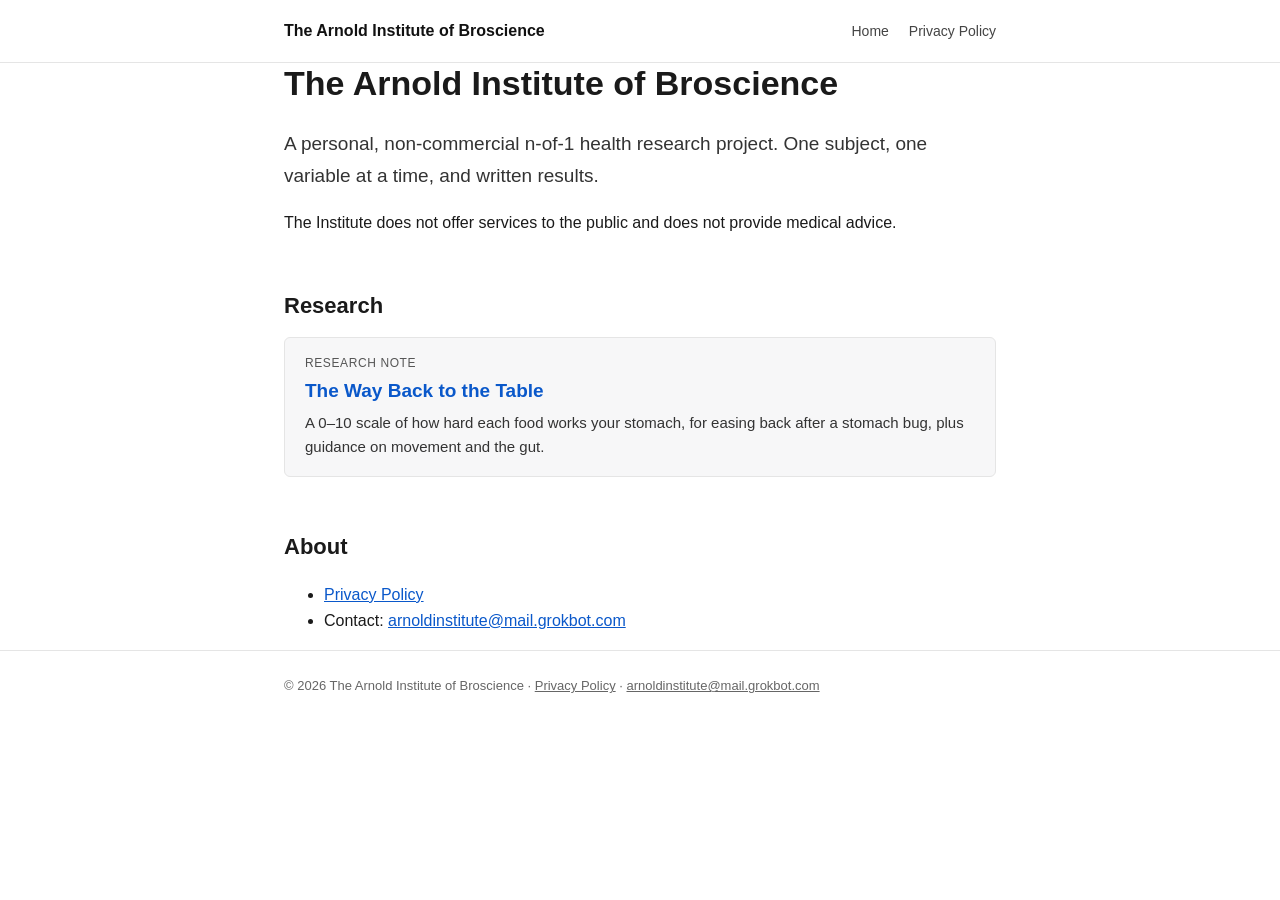
<file: index.html>
<!DOCTYPE html>
<html lang="en"><head><meta charset="utf-8"><meta name="viewport" content="width=device-width, initial-scale=1">
<meta name="referrer" content="no-referrer"><title>The Arnold Institute of Broscience</title><link rel="stylesheet" href="style.css"></head>
<body><header><div class="wrap"><a class="brand" href="index.html">The Arnold Institute of Broscience</a>
<nav><a href="index.html">Home</a><a href="privacy.html">Privacy Policy</a></nav></div></header>
<main class="wrap"><h1>The Arnold Institute of Broscience</h1>
<p class="lead">A personal, non-commercial n-of-1 health research project. One subject, one variable at a time, and written results.</p>
<p>The Institute does not offer services to the public and does not provide medical advice.</p>
<h2 id="research">Research</h2>
<a class="card" href="research/the-way-back-to-the-table.html"><span class="card-kicker">Research Note</span>
<span class="card-title">The Way Back to the Table</span>
<span class="card-text">A 0–10 scale of how hard each food works your stomach, for easing back after a stomach bug, plus guidance on movement and the gut.</span></a>
<h2>About</h2>
<ul><li><a href="privacy.html">Privacy Policy</a></li>
<li>Contact: <a href="mailto:arnoldinstitute@mail.grokbot.com">arnoldinstitute@mail.grokbot.com</a></li></ul></main>
<footer><div class="wrap">&copy; 2026 The Arnold Institute of Broscience &middot; <a href="privacy.html">Privacy Policy</a> &middot; <a href="mailto:arnoldinstitute@mail.grokbot.com">arnoldinstitute@mail.grokbot.com</a></div></footer>
</body></html>
</file>
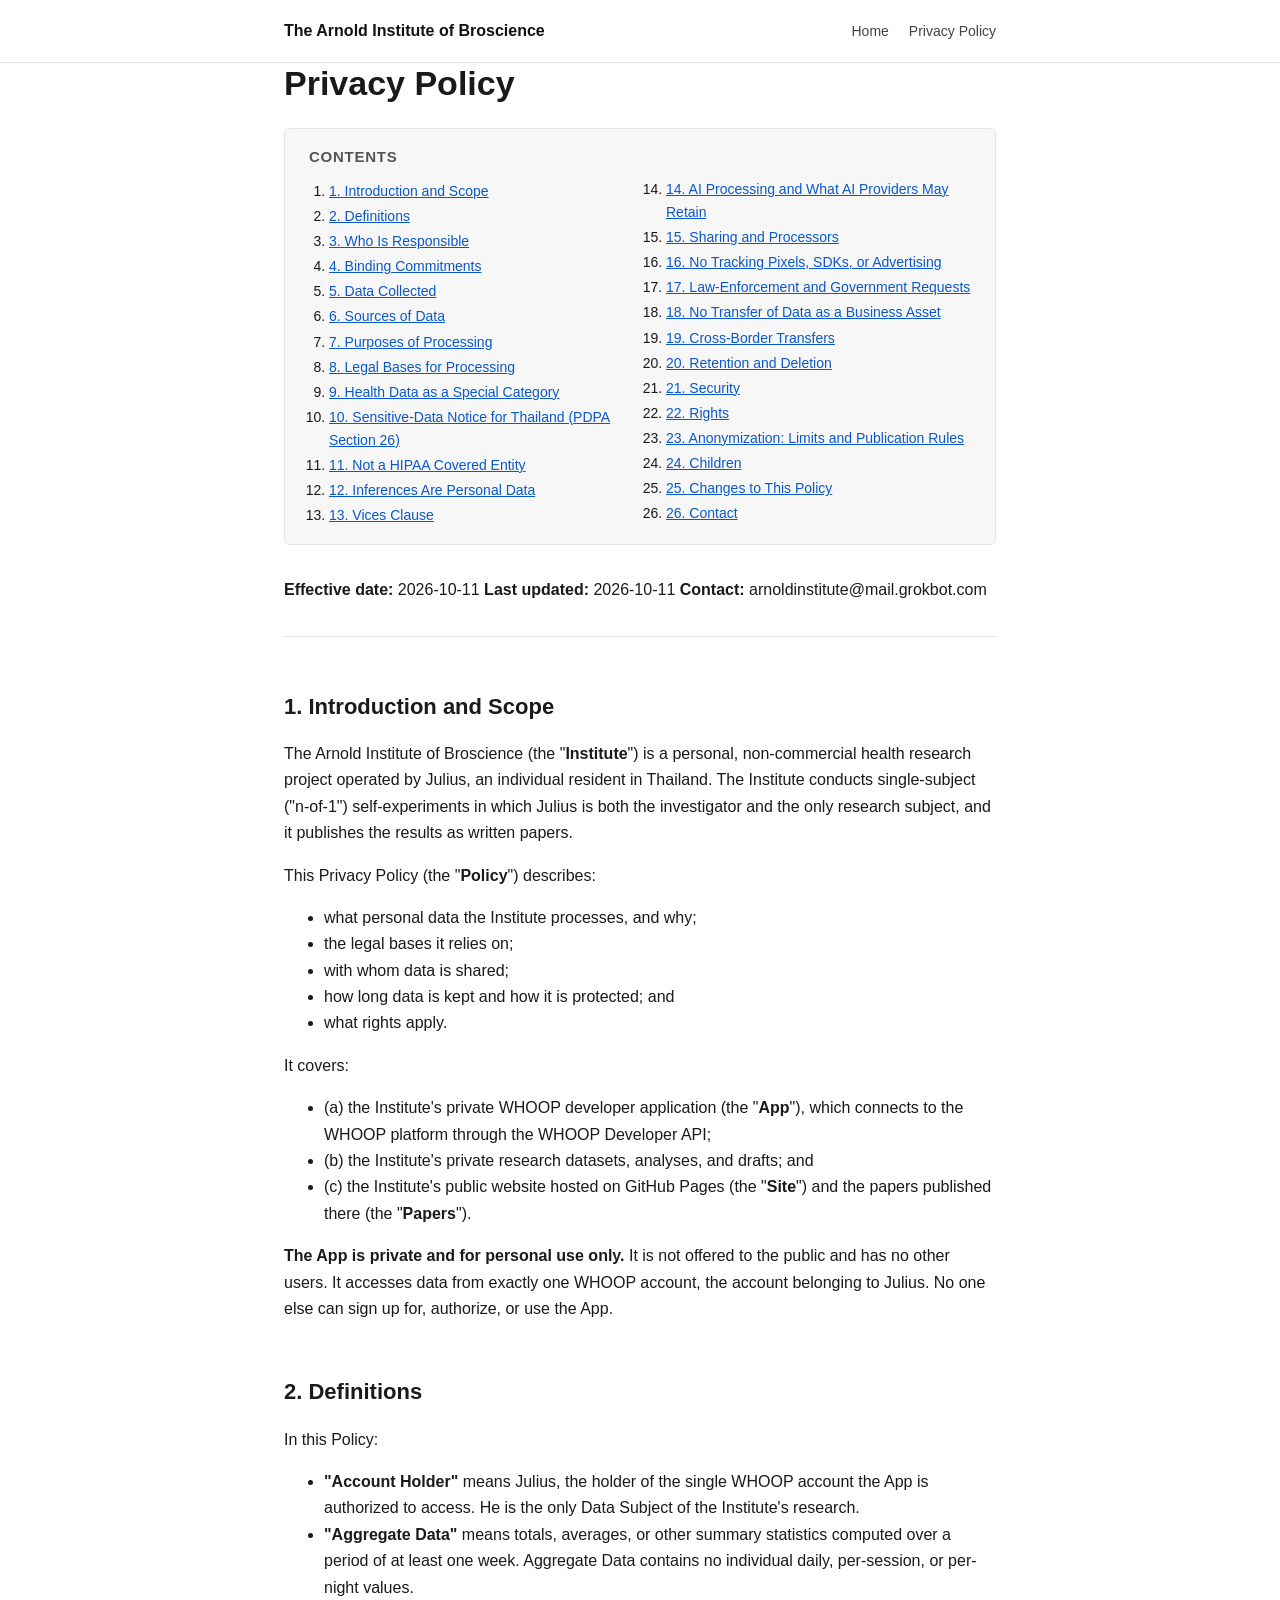
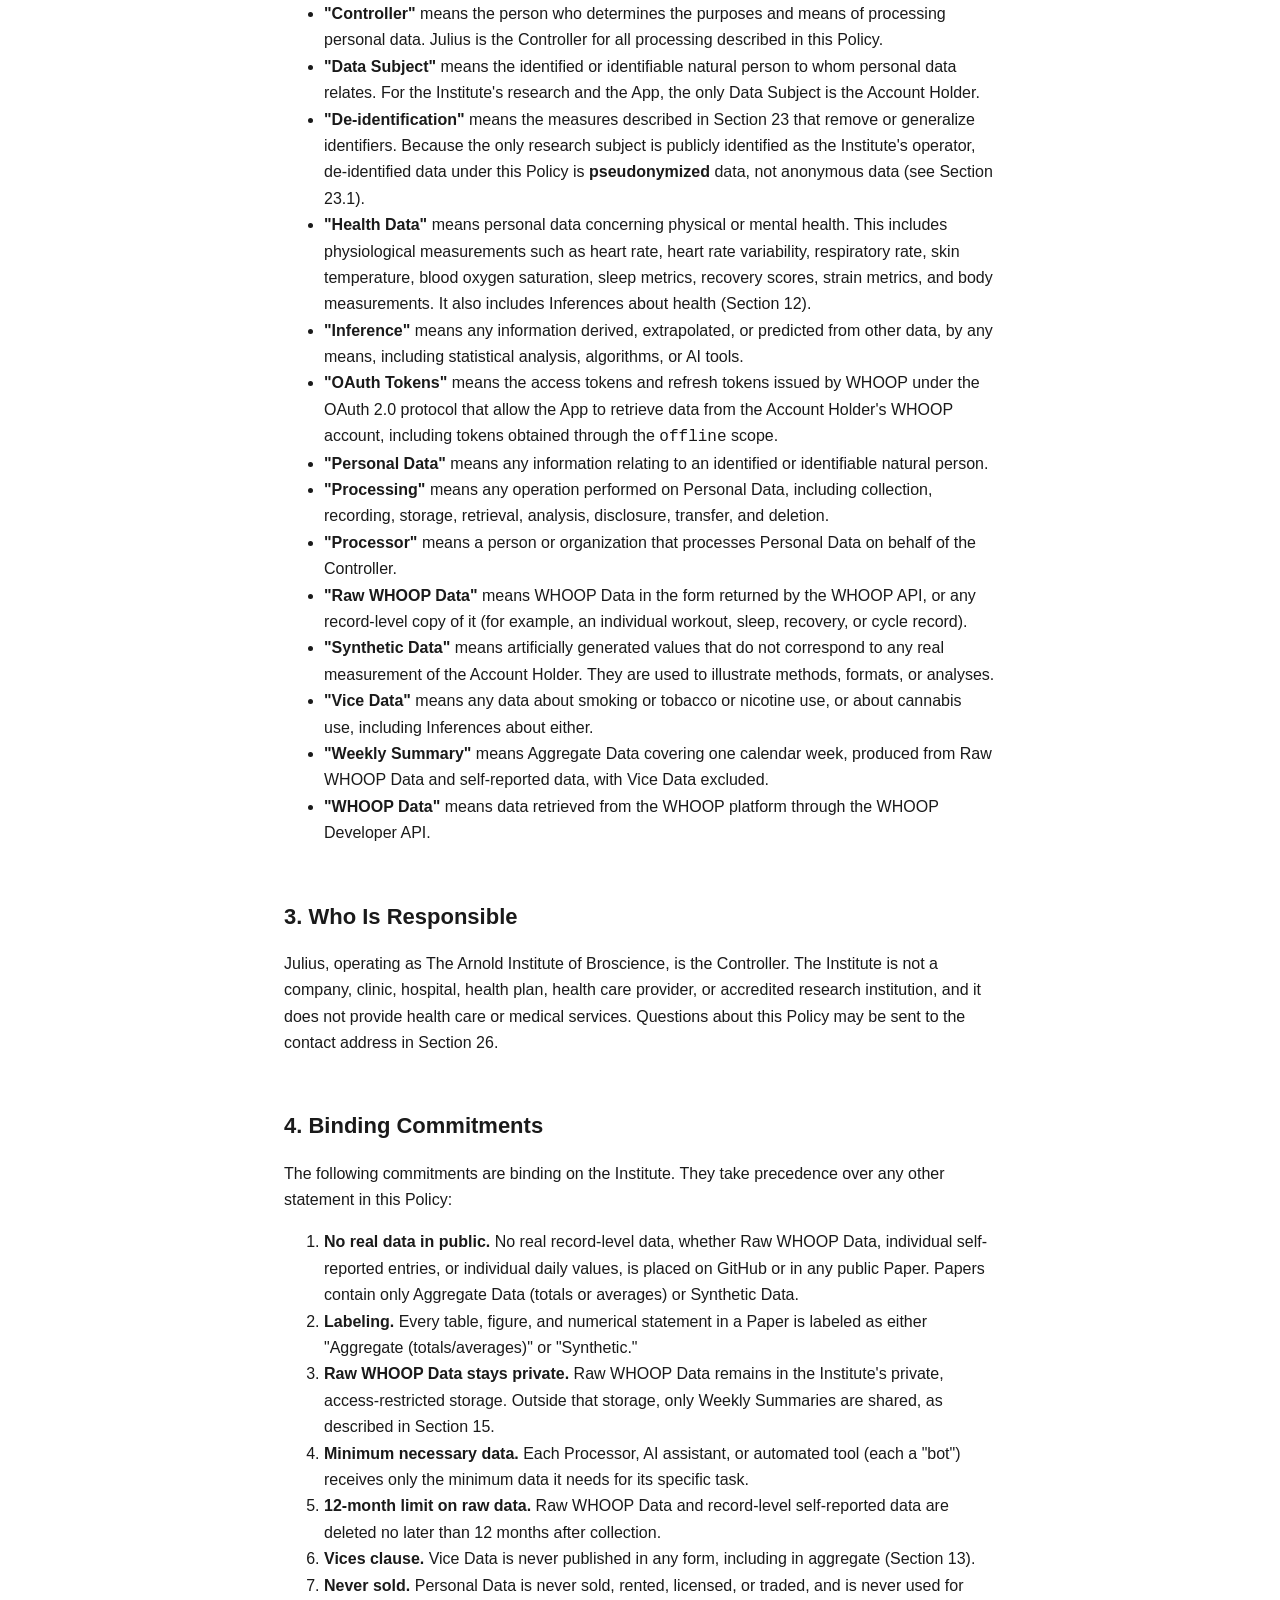
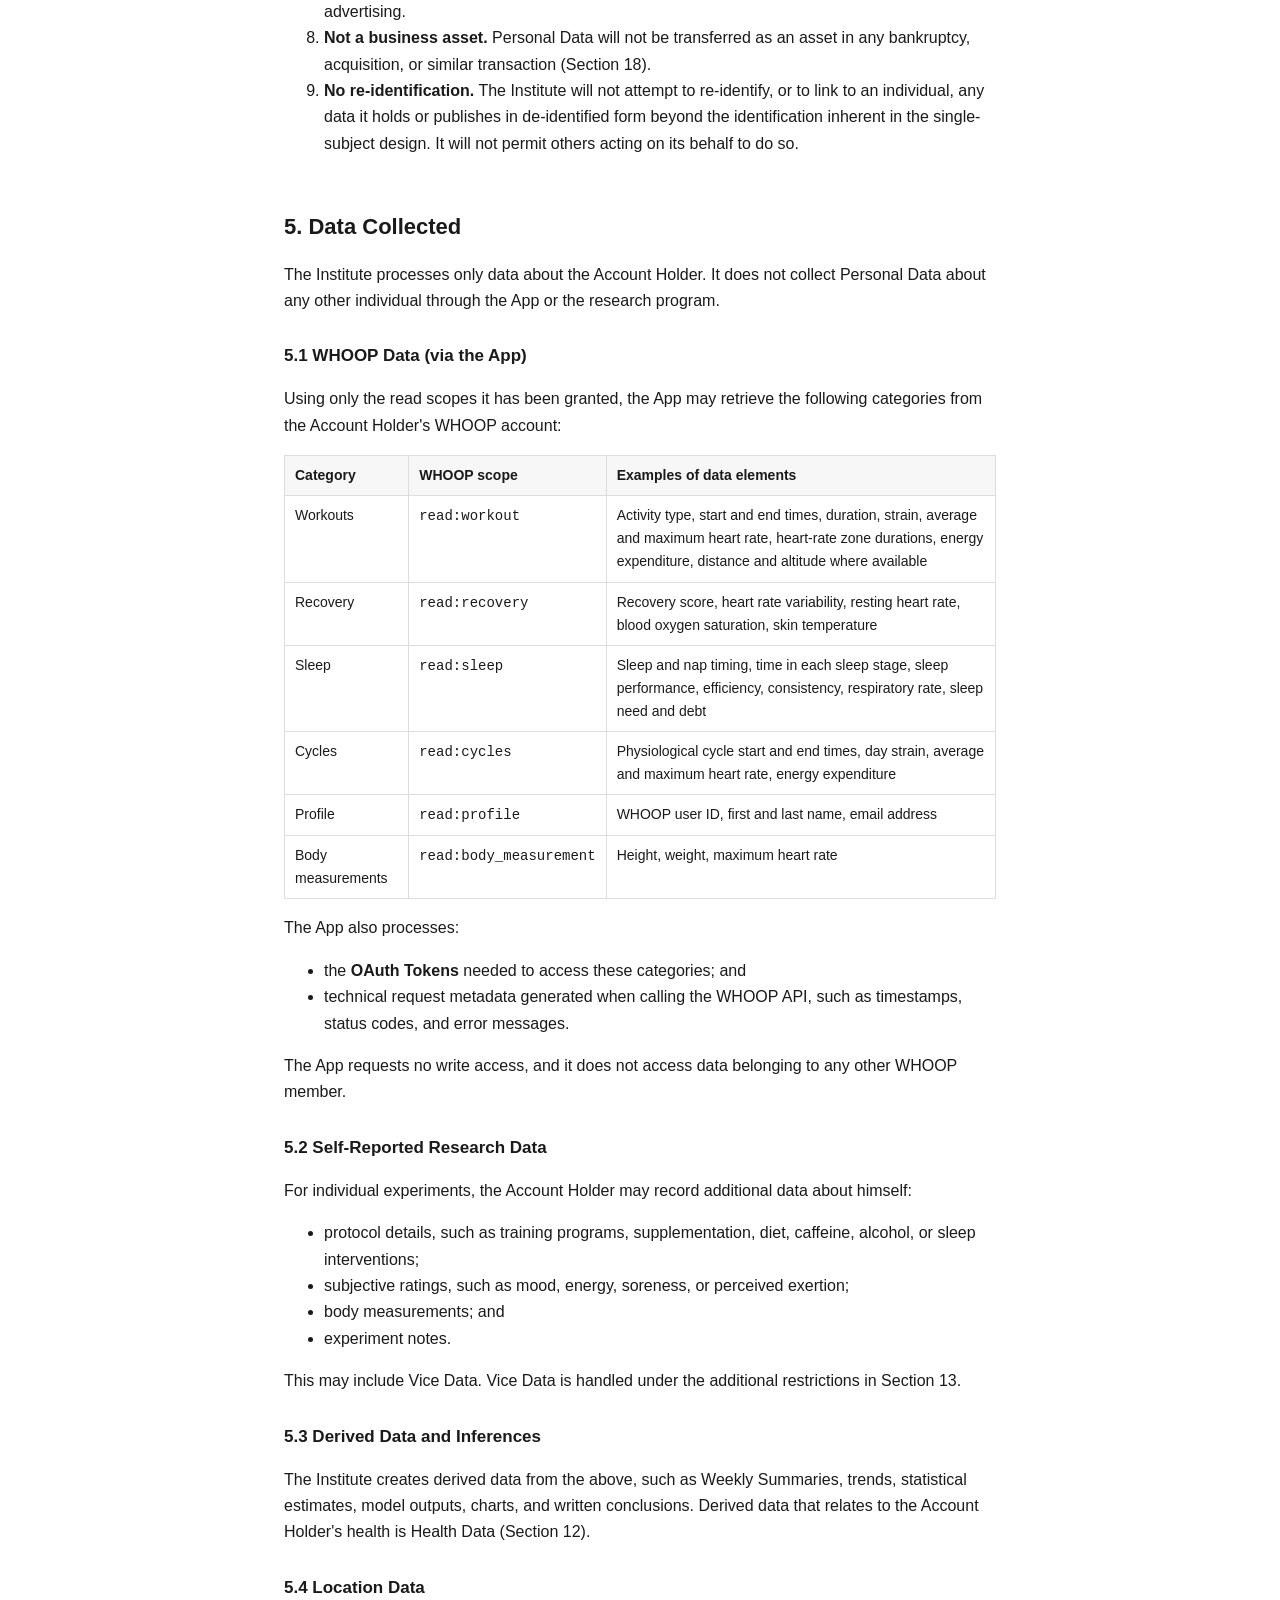
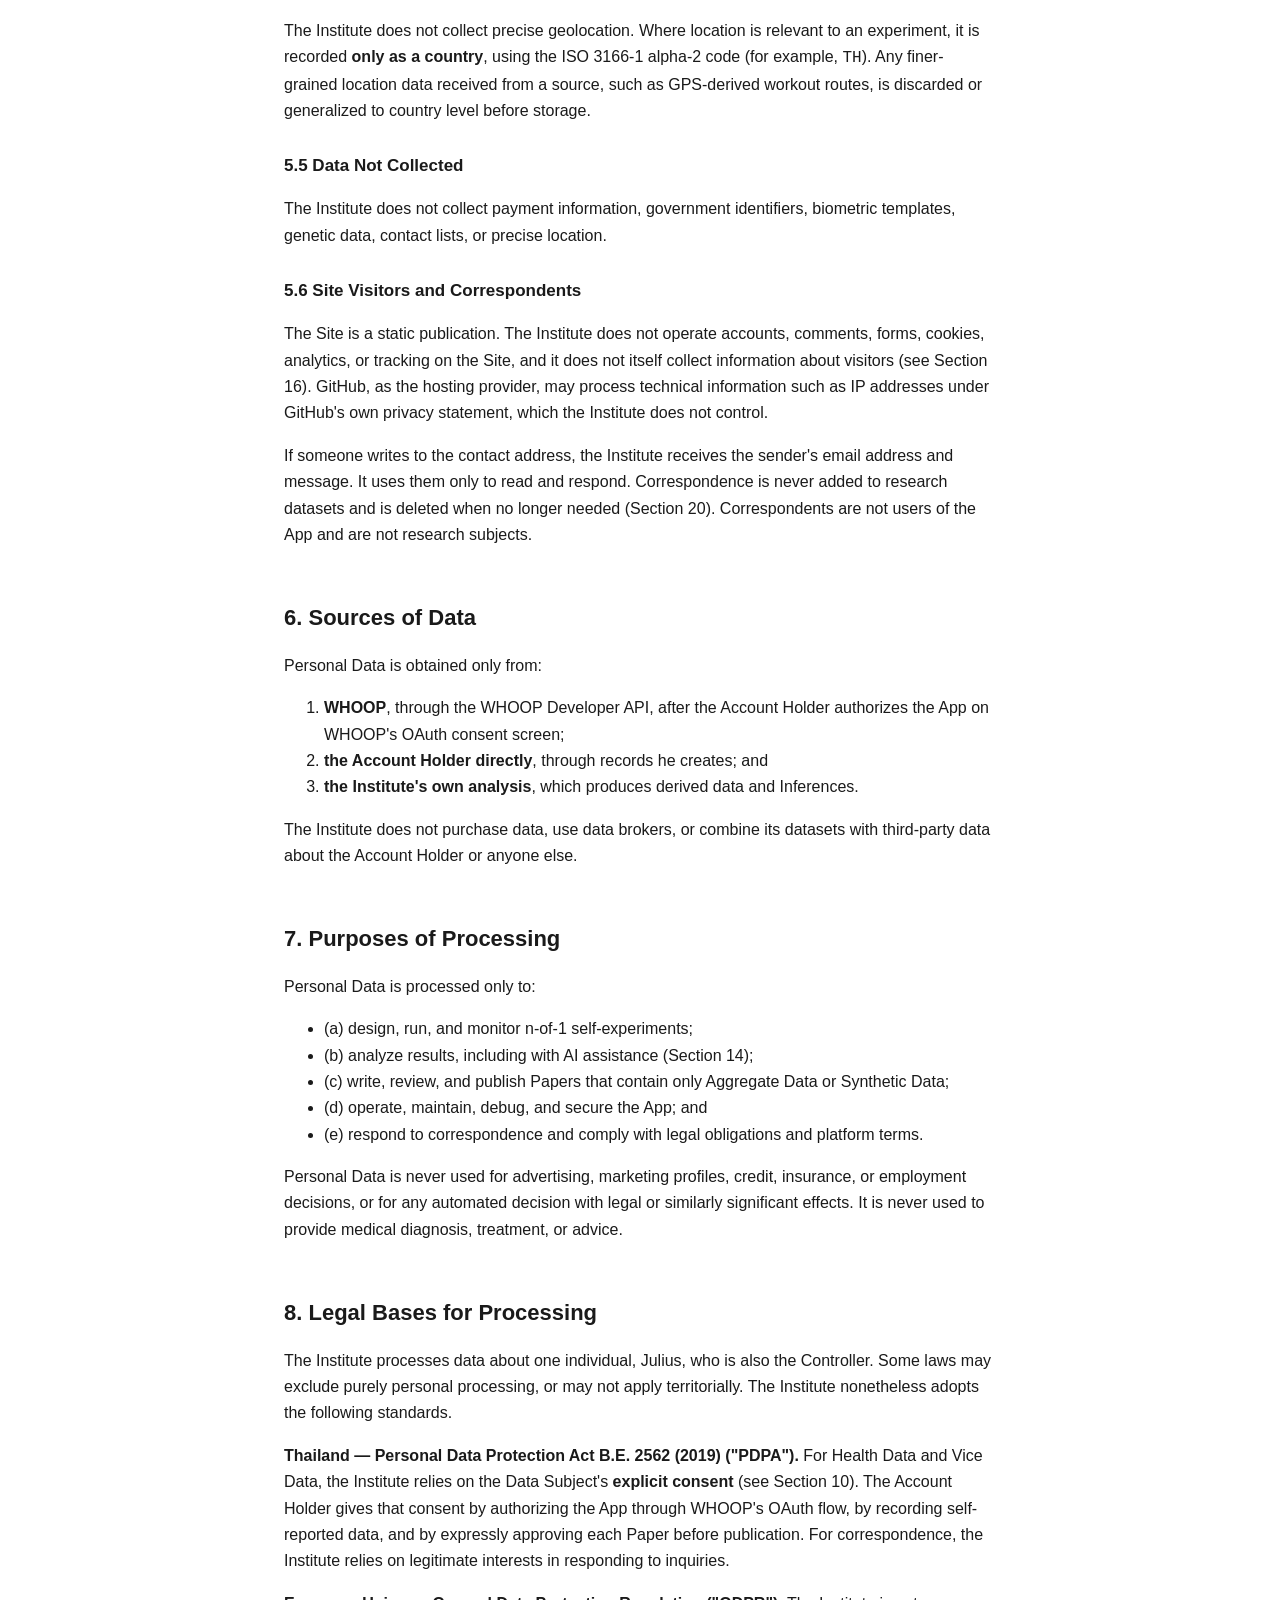
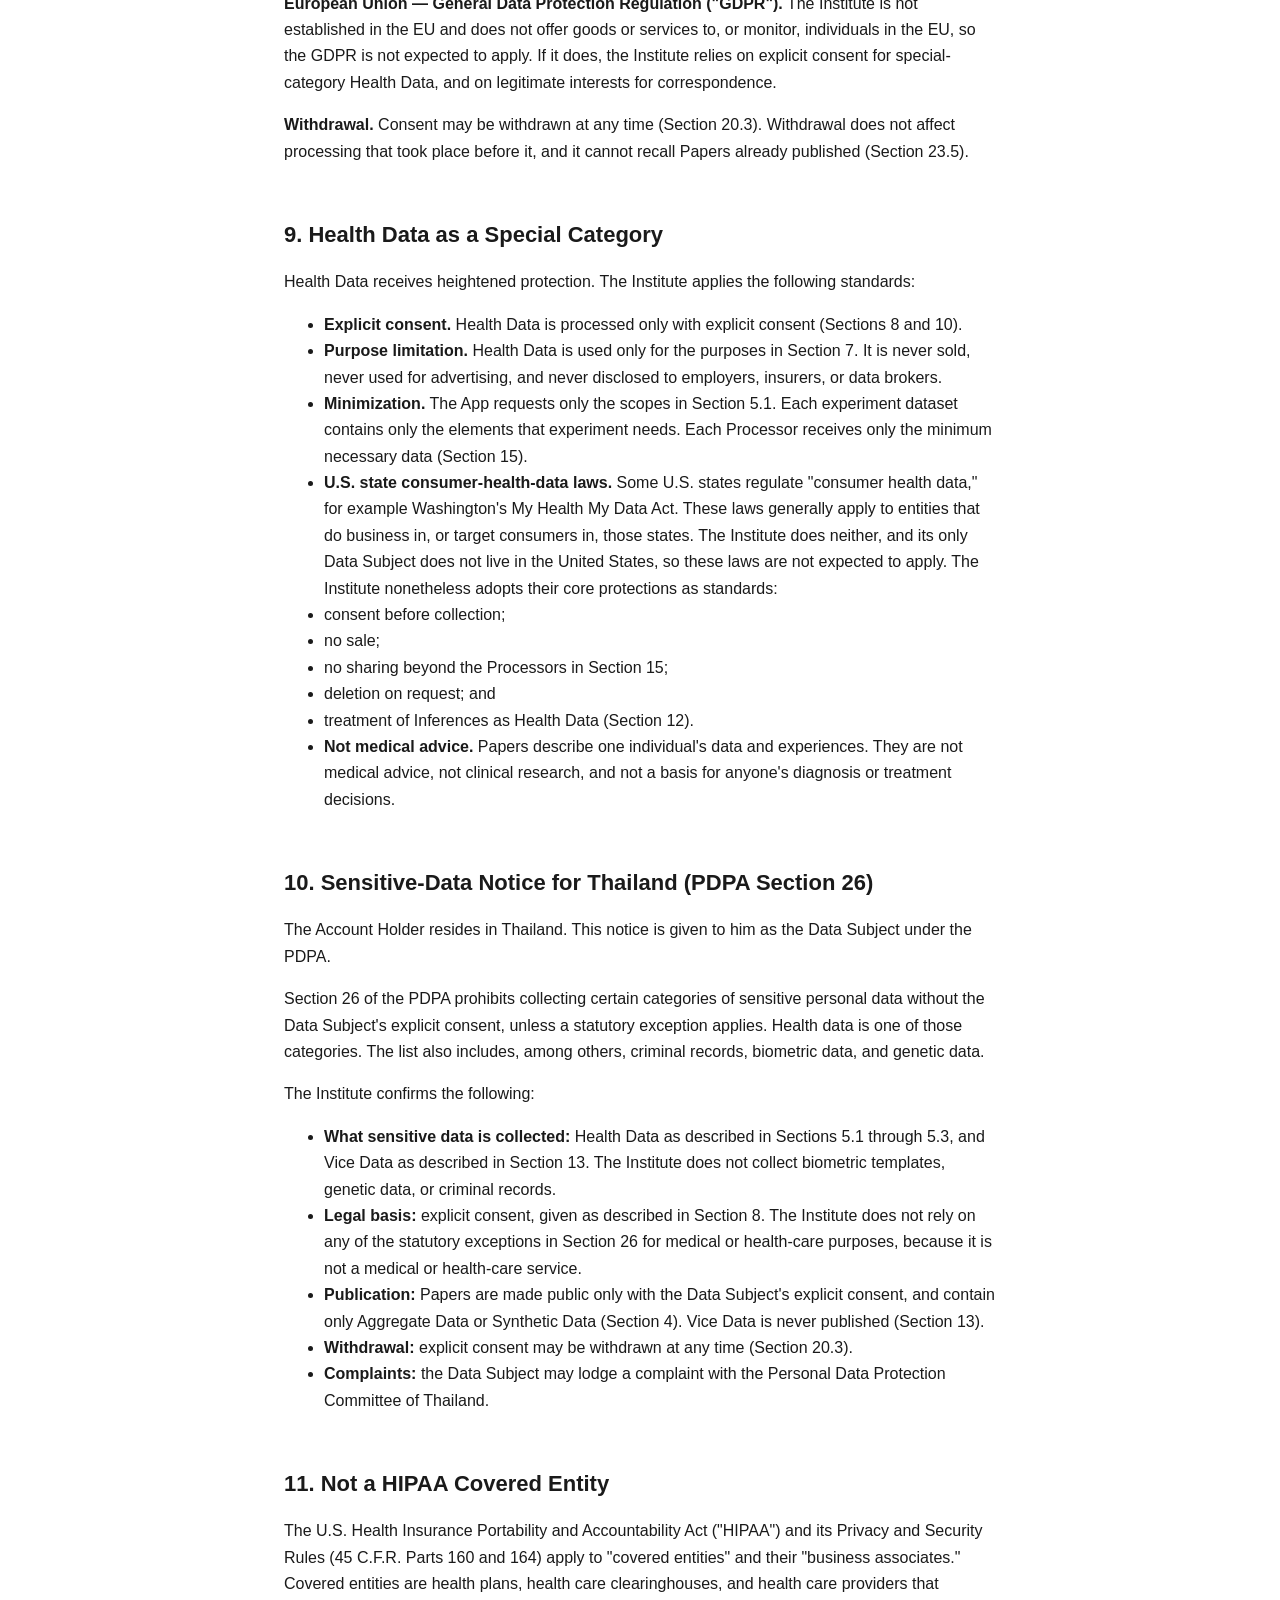
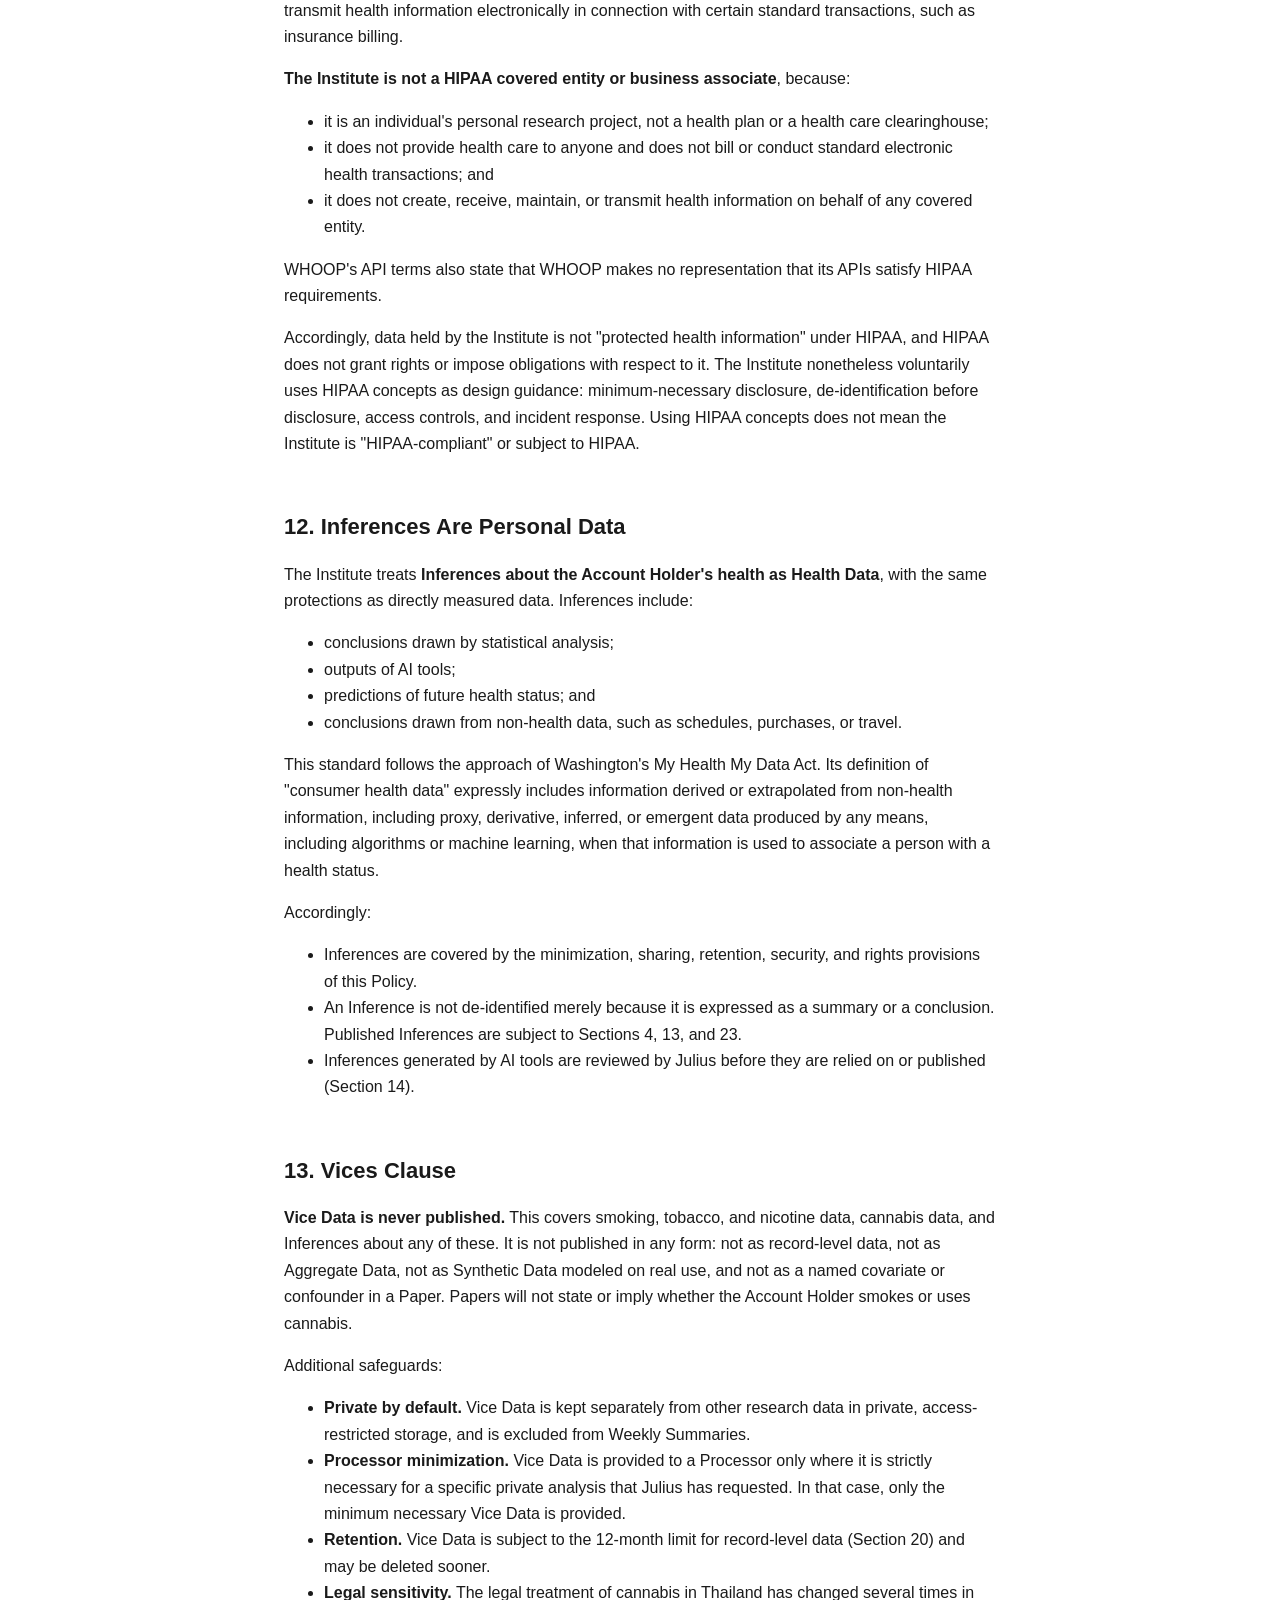
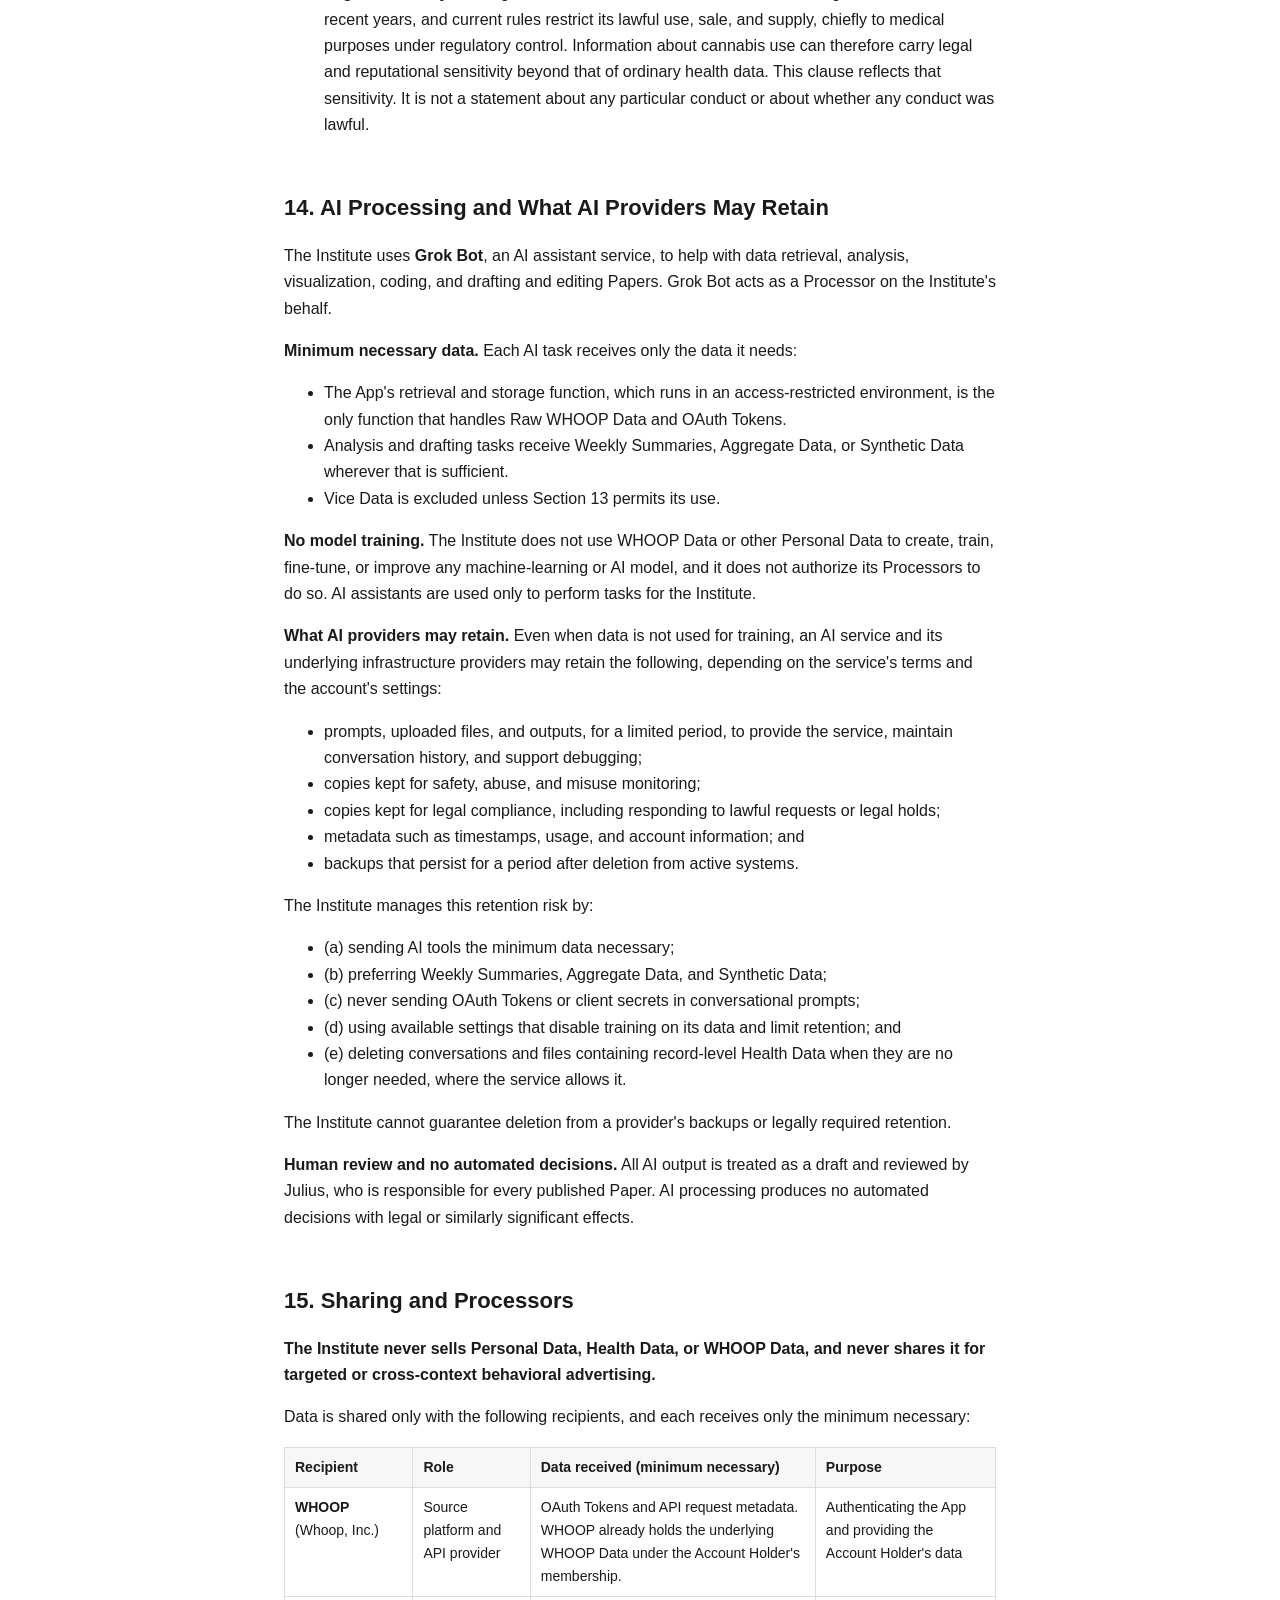
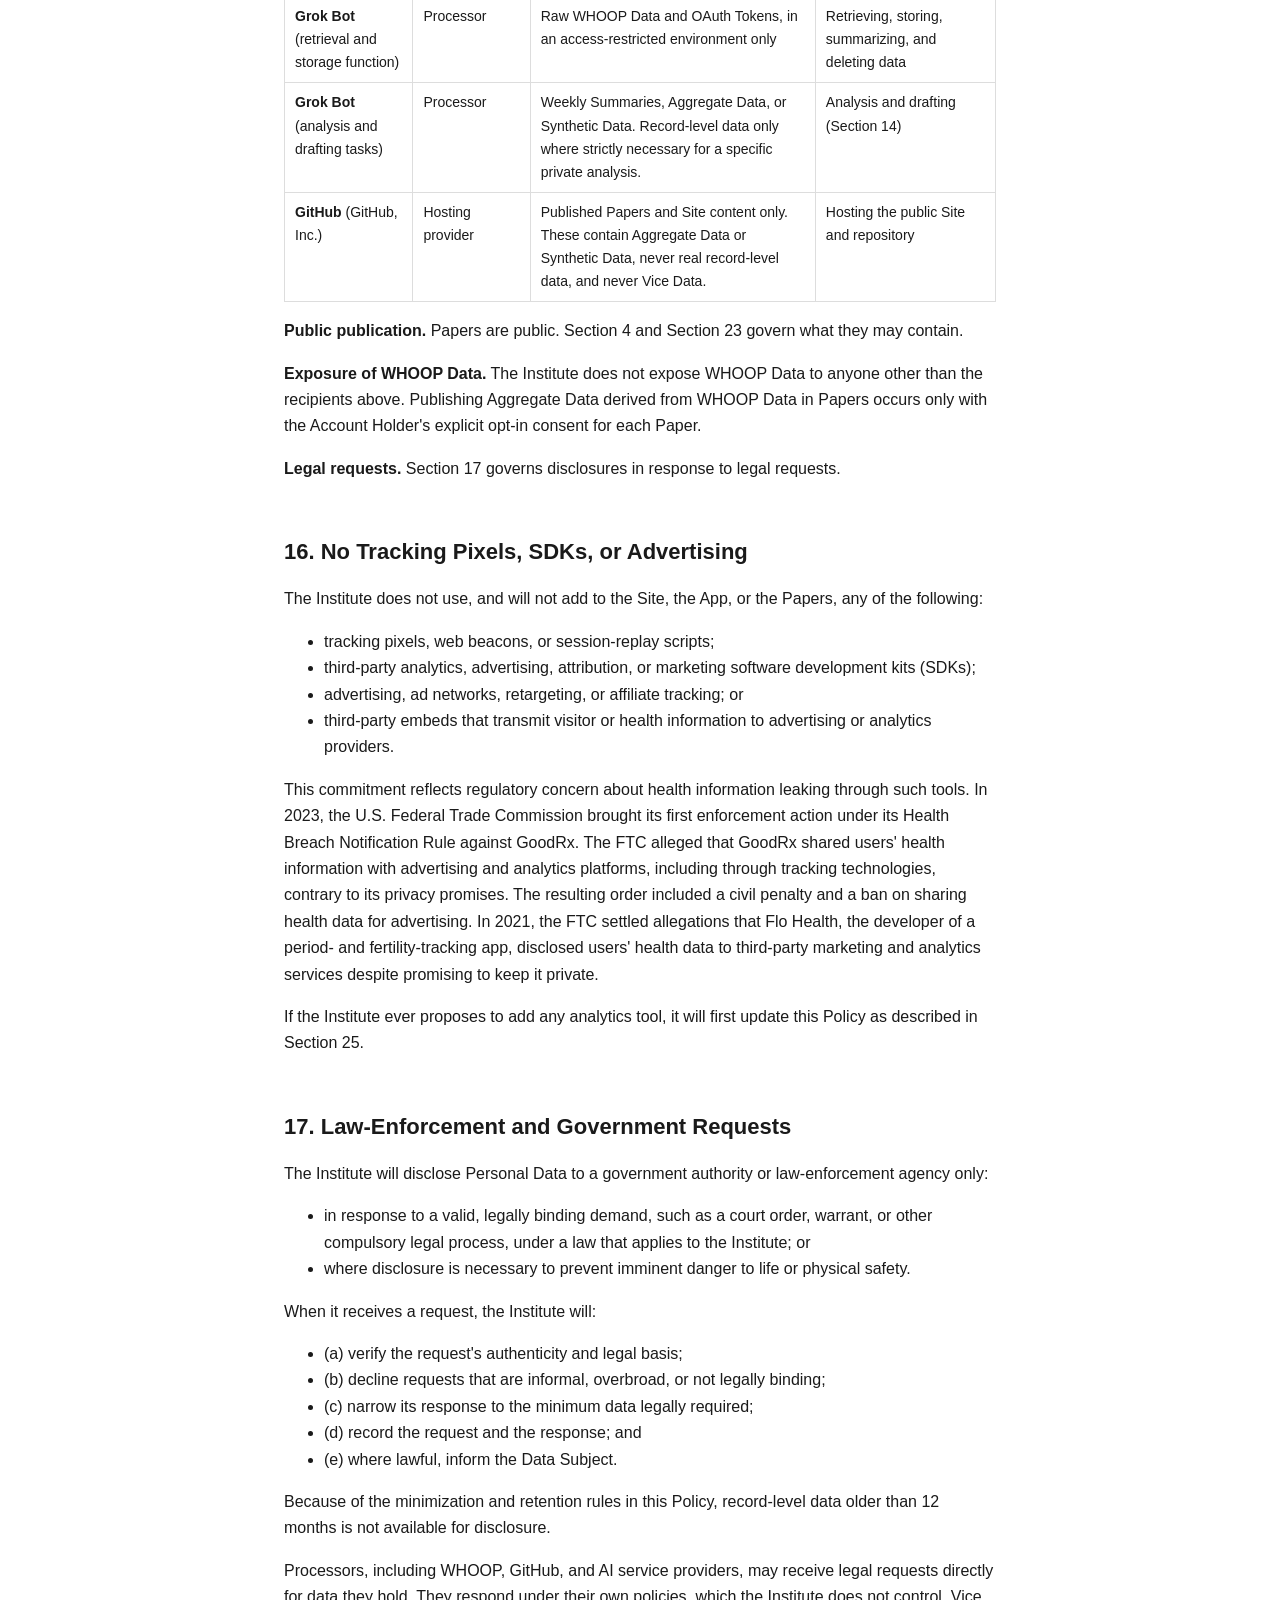
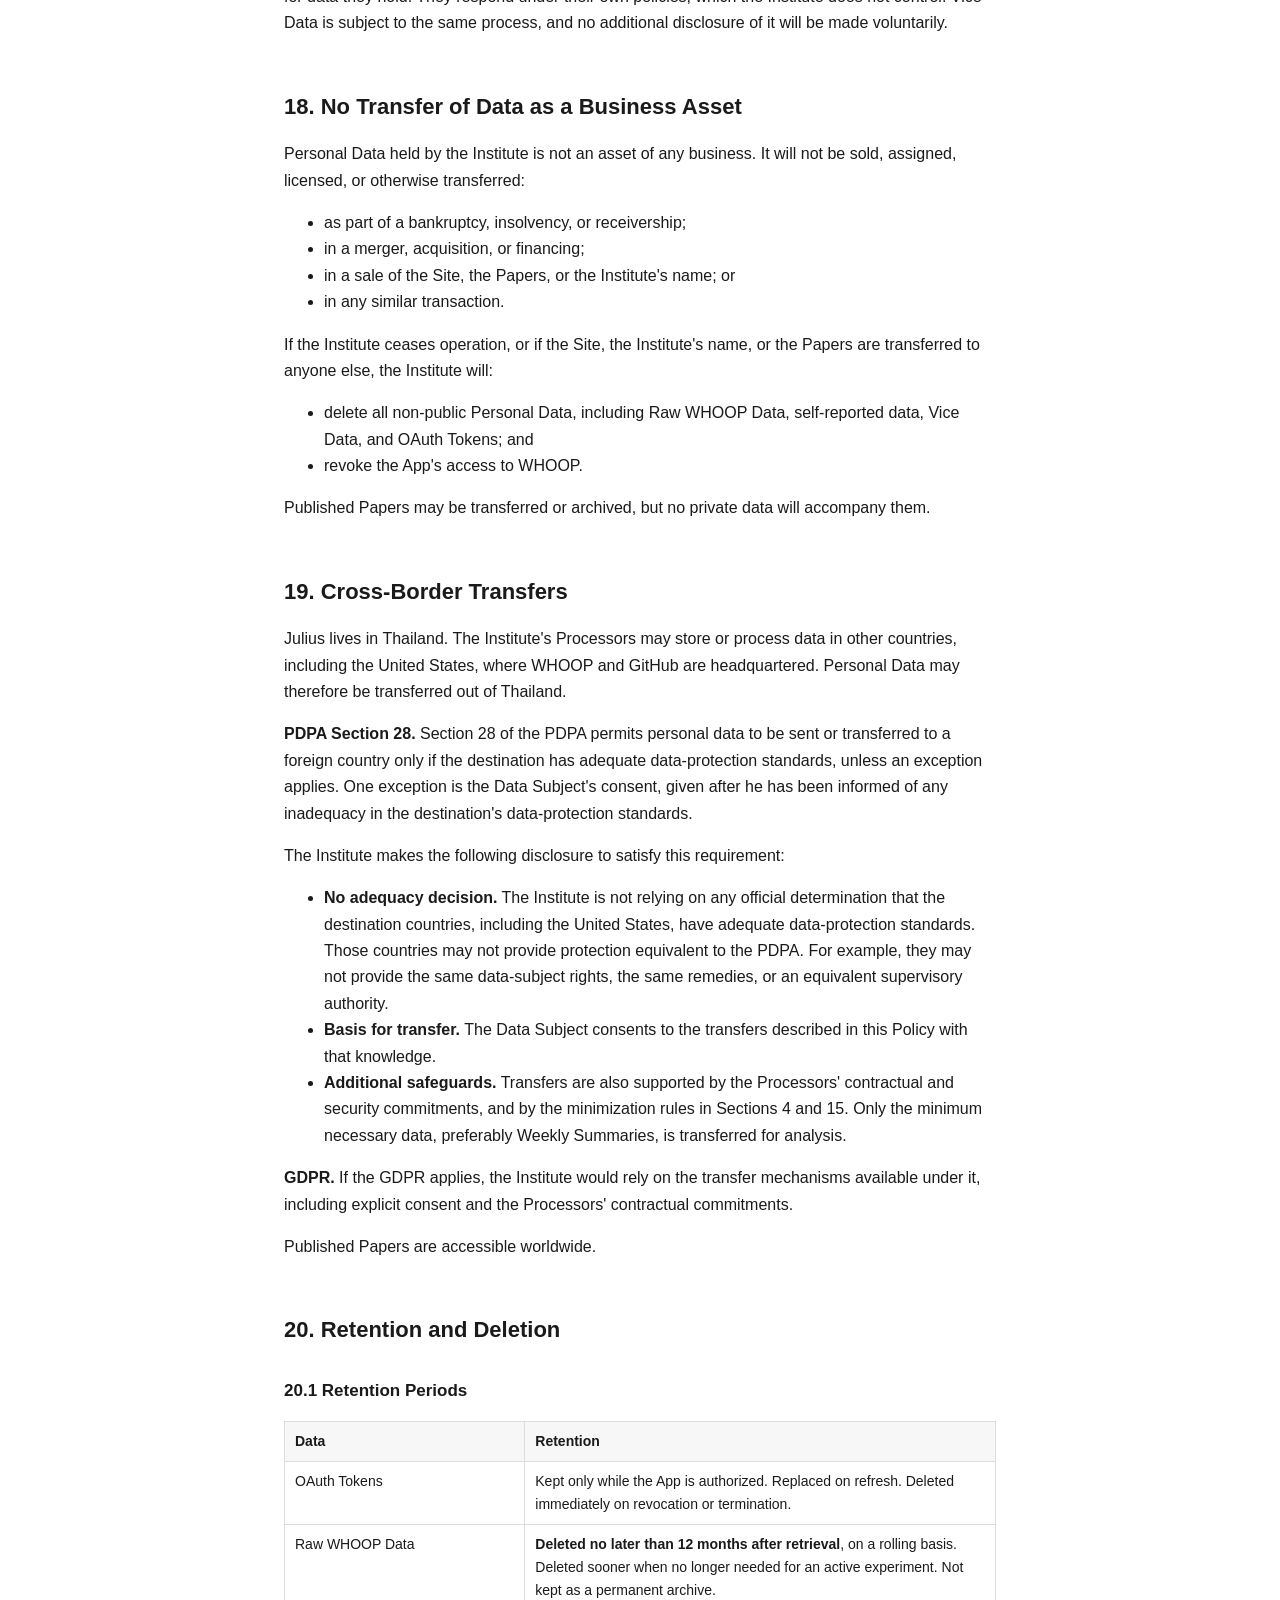
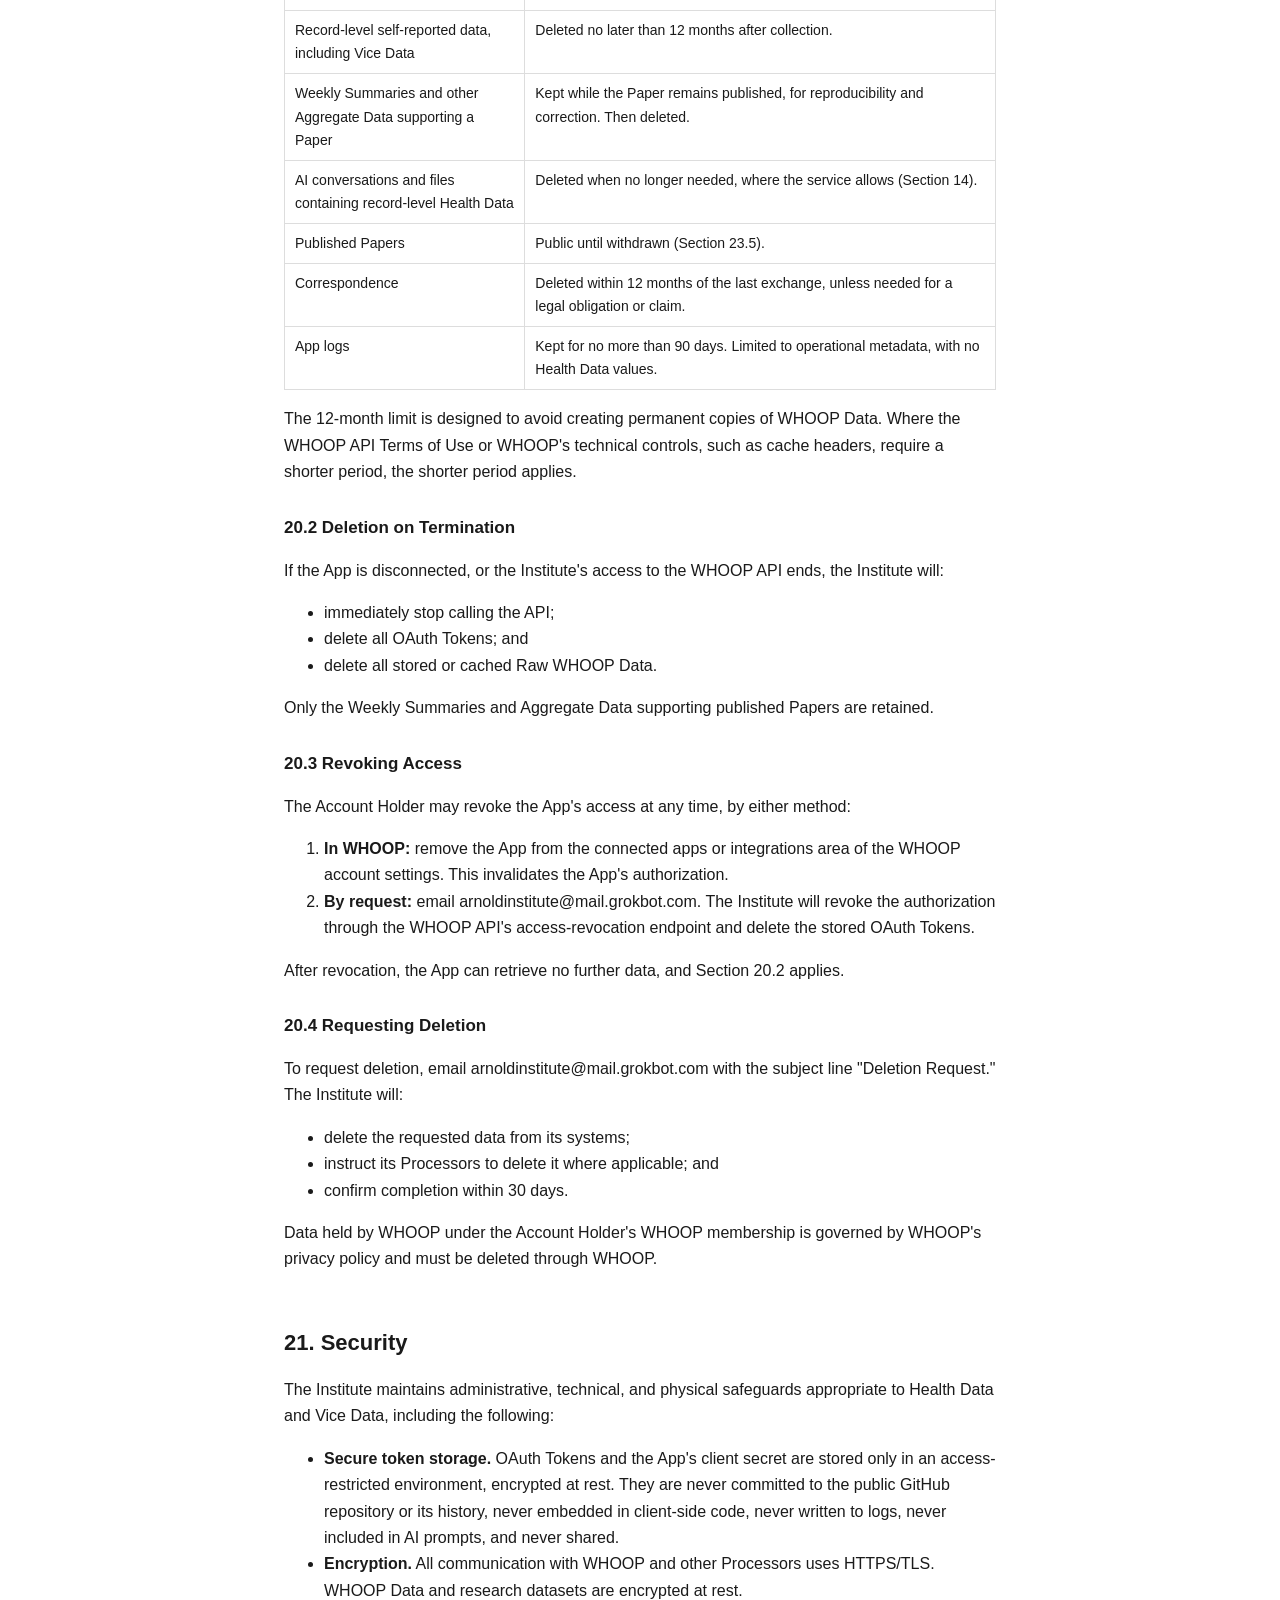
<file: privacy.html>
<!DOCTYPE html>
<html lang="en"><head><meta charset="utf-8"><meta name="viewport" content="width=device-width, initial-scale=1">
<meta name="referrer" content="no-referrer"><title>Privacy Policy — The Arnold Institute of Broscience</title><link rel="stylesheet" href="style.css"></head>
<body><header><div class="wrap"><a class="brand" href="index.html">The Arnold Institute of Broscience</a>
<nav><a href="index.html">Home</a><a href="privacy.html">Privacy Policy</a></nav></div></header>
<main class="wrap"><h1>Privacy Policy</h1><nav class="toc" aria-label="Contents"><h2>Contents</h2><ol><li><a href="#1-introduction-and-scope">1. Introduction and Scope</a></li><li><a href="#2-definitions">2. Definitions</a></li><li><a href="#3-who-is-responsible">3. Who Is Responsible</a></li><li><a href="#4-binding-commitments">4. Binding Commitments</a></li><li><a href="#5-data-collected">5. Data Collected</a></li><li><a href="#6-sources-of-data">6. Sources of Data</a></li><li><a href="#7-purposes-of-processing">7. Purposes of Processing</a></li><li><a href="#8-legal-bases-for-processing">8. Legal Bases for Processing</a></li><li><a href="#9-health-data-as-a-special-category">9. Health Data as a Special Category</a></li><li><a href="#10-sensitive-data-notice-for-thailand-pdpa-section-26">10. Sensitive-Data Notice for Thailand (PDPA Section 26)</a></li><li><a href="#11-not-a-hipaa-covered-entity">11. Not a HIPAA Covered Entity</a></li><li><a href="#12-inferences-are-personal-data">12. Inferences Are Personal Data</a></li><li><a href="#13-vices-clause">13. Vices Clause</a></li><li><a href="#14-ai-processing-and-what-ai-providers-may-retain">14. AI Processing and What AI Providers May Retain</a></li><li><a href="#15-sharing-and-processors">15. Sharing and Processors</a></li><li><a href="#16-no-tracking-pixels-sdks-or-advertising">16. No Tracking Pixels, SDKs, or Advertising</a></li><li><a href="#17-law-enforcement-and-government-requests">17. Law-Enforcement and Government Requests</a></li><li><a href="#18-no-transfer-of-data-as-a-business-asset">18. No Transfer of Data as a Business Asset</a></li><li><a href="#19-cross-border-transfers">19. Cross-Border Transfers</a></li><li><a href="#20-retention-and-deletion">20. Retention and Deletion</a></li><li><a href="#21-security">21. Security</a></li><li><a href="#22-rights">22. Rights</a></li><li><a href="#23-anonymization-limits-and-publication-rules">23. Anonymization: Limits and Publication Rules</a></li><li><a href="#24-children">24. Children</a></li><li><a href="#25-changes-to-this-policy">25. Changes to This Policy</a></li><li><a href="#26-contact">26. Contact</a></li></ol></nav><article>
<p><strong>Effective date:</strong> 2026-10-11
<strong>Last updated:</strong> 2026-10-11
<strong>Contact:</strong> arnoldinstitute@mail.grokbot.com</p>
<hr />
<h2 id="1-introduction-and-scope">1. Introduction and Scope</h2>
<p>The Arnold Institute of Broscience (the "<strong>Institute</strong>") is a personal, non-commercial health research project operated by Julius, an individual resident in Thailand. The Institute conducts single-subject ("n-of-1") self-experiments in which Julius is both the investigator and the only research subject, and it publishes the results as written papers.</p>
<p>This Privacy Policy (the "<strong>Policy</strong>") describes:</p>
<ul>
<li>what personal data the Institute processes, and why;</li>
<li>the legal bases it relies on;</li>
<li>with whom data is shared;</li>
<li>how long data is kept and how it is protected; and</li>
<li>what rights apply.</li>
</ul>
<p>It covers:</p>
<ul>
<li>(a) the Institute's private WHOOP developer application (the "<strong>App</strong>"), which connects to the WHOOP platform through the WHOOP Developer API;</li>
<li>(b) the Institute's private research datasets, analyses, and drafts; and</li>
<li>(c) the Institute's public website hosted on GitHub Pages (the "<strong>Site</strong>") and the papers published there (the "<strong>Papers</strong>").</li>
</ul>
<p><strong>The App is private and for personal use only.</strong> It is not offered to the public and has no other users. It accesses data from exactly one WHOOP account, the account belonging to Julius. No one else can sign up for, authorize, or use the App.</p>
<h2 id="2-definitions">2. Definitions</h2>
<p>In this Policy:</p>
<ul>
<li><strong>"Account Holder"</strong> means Julius, the holder of the single WHOOP account the App is authorized to access. He is the only Data Subject of the Institute's research.</li>
<li><strong>"Aggregate Data"</strong> means totals, averages, or other summary statistics computed over a period of at least one week. Aggregate Data contains no individual daily, per-session, or per-night values.</li>
<li><strong>"Controller"</strong> means the person who determines the purposes and means of processing personal data. Julius is the Controller for all processing described in this Policy.</li>
<li><strong>"Data Subject"</strong> means the identified or identifiable natural person to whom personal data relates. For the Institute's research and the App, the only Data Subject is the Account Holder.</li>
<li><strong>"De-identification"</strong> means the measures described in Section 23 that remove or generalize identifiers. Because the only research subject is publicly identified as the Institute's operator, de-identified data under this Policy is <strong>pseudonymized</strong> data, not anonymous data (see Section 23.1).</li>
<li><strong>"Health Data"</strong> means personal data concerning physical or mental health. This includes physiological measurements such as heart rate, heart rate variability, respiratory rate, skin temperature, blood oxygen saturation, sleep metrics, recovery scores, strain metrics, and body measurements. It also includes Inferences about health (Section 12).</li>
<li><strong>"Inference"</strong> means any information derived, extrapolated, or predicted from other data, by any means, including statistical analysis, algorithms, or AI tools.</li>
<li><strong>"OAuth Tokens"</strong> means the access tokens and refresh tokens issued by WHOOP under the OAuth 2.0 protocol that allow the App to retrieve data from the Account Holder's WHOOP account, including tokens obtained through the <code>offline</code> scope.</li>
<li><strong>"Personal Data"</strong> means any information relating to an identified or identifiable natural person.</li>
<li><strong>"Processing"</strong> means any operation performed on Personal Data, including collection, recording, storage, retrieval, analysis, disclosure, transfer, and deletion.</li>
<li><strong>"Processor"</strong> means a person or organization that processes Personal Data on behalf of the Controller.</li>
<li><strong>"Raw WHOOP Data"</strong> means WHOOP Data in the form returned by the WHOOP API, or any record-level copy of it (for example, an individual workout, sleep, recovery, or cycle record).</li>
<li><strong>"Synthetic Data"</strong> means artificially generated values that do not correspond to any real measurement of the Account Holder. They are used to illustrate methods, formats, or analyses.</li>
<li><strong>"Vice Data"</strong> means any data about smoking or tobacco or nicotine use, or about cannabis use, including Inferences about either.</li>
<li><strong>"Weekly Summary"</strong> means Aggregate Data covering one calendar week, produced from Raw WHOOP Data and self-reported data, with Vice Data excluded.</li>
<li><strong>"WHOOP Data"</strong> means data retrieved from the WHOOP platform through the WHOOP Developer API.</li>
</ul>
<h2 id="3-who-is-responsible">3. Who Is Responsible</h2>
<p>Julius, operating as The Arnold Institute of Broscience, is the Controller. The Institute is not a company, clinic, hospital, health plan, health care provider, or accredited research institution, and it does not provide health care or medical services. Questions about this Policy may be sent to the contact address in Section 26.</p>
<h2 id="4-binding-commitments">4. Binding Commitments</h2>
<p>The following commitments are binding on the Institute. They take precedence over any other statement in this Policy:</p>
<ol>
<li><strong>No real data in public.</strong> No real record-level data, whether Raw WHOOP Data, individual self-reported entries, or individual daily values, is placed on GitHub or in any public Paper. Papers contain only Aggregate Data (totals or averages) or Synthetic Data.</li>
<li><strong>Labeling.</strong> Every table, figure, and numerical statement in a Paper is labeled as either "Aggregate (totals/averages)" or "Synthetic."</li>
<li><strong>Raw WHOOP Data stays private.</strong> Raw WHOOP Data remains in the Institute's private, access-restricted storage. Outside that storage, only Weekly Summaries are shared, as described in Section 15.</li>
<li><strong>Minimum necessary data.</strong> Each Processor, AI assistant, or automated tool (each a "bot") receives only the minimum data it needs for its specific task.</li>
<li><strong>12-month limit on raw data.</strong> Raw WHOOP Data and record-level self-reported data are deleted no later than 12 months after collection.</li>
<li><strong>Vices clause.</strong> Vice Data is never published in any form, including in aggregate (Section 13).</li>
<li><strong>Never sold.</strong> Personal Data is never sold, rented, licensed, or traded, and is never used for advertising.</li>
<li><strong>Not a business asset.</strong> Personal Data will not be transferred as an asset in any bankruptcy, acquisition, or similar transaction (Section 18).</li>
<li><strong>No re-identification.</strong> The Institute will not attempt to re-identify, or to link to an individual, any data it holds or publishes in de-identified form beyond the identification inherent in the single-subject design. It will not permit others acting on its behalf to do so.</li>
</ol>
<h2 id="5-data-collected">5. Data Collected</h2>
<p>The Institute processes only data about the Account Holder. It does not collect Personal Data about any other individual through the App or the research program.</p>
<h3 id="51-whoop-data-via-the-app">5.1 WHOOP Data (via the App)</h3>
<p>Using only the read scopes it has been granted, the App may retrieve the following categories from the Account Holder's WHOOP account:</p>
<table>
<thead>
<tr>
<th>Category</th>
<th>WHOOP scope</th>
<th>Examples of data elements</th>
</tr>
</thead>
<tbody>
<tr>
<td>Workouts</td>
<td><code>read:workout</code></td>
<td>Activity type, start and end times, duration, strain, average and maximum heart rate, heart-rate zone durations, energy expenditure, distance and altitude where available</td>
</tr>
<tr>
<td>Recovery</td>
<td><code>read:recovery</code></td>
<td>Recovery score, heart rate variability, resting heart rate, blood oxygen saturation, skin temperature</td>
</tr>
<tr>
<td>Sleep</td>
<td><code>read:sleep</code></td>
<td>Sleep and nap timing, time in each sleep stage, sleep performance, efficiency, consistency, respiratory rate, sleep need and debt</td>
</tr>
<tr>
<td>Cycles</td>
<td><code>read:cycles</code></td>
<td>Physiological cycle start and end times, day strain, average and maximum heart rate, energy expenditure</td>
</tr>
<tr>
<td>Profile</td>
<td><code>read:profile</code></td>
<td>WHOOP user ID, first and last name, email address</td>
</tr>
<tr>
<td>Body measurements</td>
<td><code>read:body_measurement</code></td>
<td>Height, weight, maximum heart rate</td>
</tr>
</tbody>
</table>
<p>The App also processes:</p>
<ul>
<li>the <strong>OAuth Tokens</strong> needed to access these categories; and</li>
<li>technical request metadata generated when calling the WHOOP API, such as timestamps, status codes, and error messages.</li>
</ul>
<p>The App requests no write access, and it does not access data belonging to any other WHOOP member.</p>
<h3 id="52-self-reported-research-data">5.2 Self-Reported Research Data</h3>
<p>For individual experiments, the Account Holder may record additional data about himself:</p>
<ul>
<li>protocol details, such as training programs, supplementation, diet, caffeine, alcohol, or sleep interventions;</li>
<li>subjective ratings, such as mood, energy, soreness, or perceived exertion;</li>
<li>body measurements; and</li>
<li>experiment notes.</li>
</ul>
<p>This may include Vice Data. Vice Data is handled under the additional restrictions in Section 13.</p>
<h3 id="53-derived-data-and-inferences">5.3 Derived Data and Inferences</h3>
<p>The Institute creates derived data from the above, such as Weekly Summaries, trends, statistical estimates, model outputs, charts, and written conclusions. Derived data that relates to the Account Holder's health is Health Data (Section 12).</p>
<h3 id="54-location-data">5.4 Location Data</h3>
<p>The Institute does not collect precise geolocation. Where location is relevant to an experiment, it is recorded <strong>only as a country</strong>, using the ISO 3166-1 alpha-2 code (for example, <code>TH</code>). Any finer-grained location data received from a source, such as GPS-derived workout routes, is discarded or generalized to country level before storage.</p>
<h3 id="55-data-not-collected">5.5 Data Not Collected</h3>
<p>The Institute does not collect payment information, government identifiers, biometric templates, genetic data, contact lists, or precise location.</p>
<h3 id="56-site-visitors-and-correspondents">5.6 Site Visitors and Correspondents</h3>
<p>The Site is a static publication. The Institute does not operate accounts, comments, forms, cookies, analytics, or tracking on the Site, and it does not itself collect information about visitors (see Section 16). GitHub, as the hosting provider, may process technical information such as IP addresses under GitHub's own privacy statement, which the Institute does not control.</p>
<p>If someone writes to the contact address, the Institute receives the sender's email address and message. It uses them only to read and respond. Correspondence is never added to research datasets and is deleted when no longer needed (Section 20). Correspondents are not users of the App and are not research subjects.</p>
<h2 id="6-sources-of-data">6. Sources of Data</h2>
<p>Personal Data is obtained only from:</p>
<ol>
<li><strong>WHOOP</strong>, through the WHOOP Developer API, after the Account Holder authorizes the App on WHOOP's OAuth consent screen;</li>
<li><strong>the Account Holder directly</strong>, through records he creates; and</li>
<li><strong>the Institute's own analysis</strong>, which produces derived data and Inferences.</li>
</ol>
<p>The Institute does not purchase data, use data brokers, or combine its datasets with third-party data about the Account Holder or anyone else.</p>
<h2 id="7-purposes-of-processing">7. Purposes of Processing</h2>
<p>Personal Data is processed only to:</p>
<ul>
<li>(a) design, run, and monitor n-of-1 self-experiments;</li>
<li>(b) analyze results, including with AI assistance (Section 14);</li>
<li>(c) write, review, and publish Papers that contain only Aggregate Data or Synthetic Data;</li>
<li>(d) operate, maintain, debug, and secure the App; and</li>
<li>(e) respond to correspondence and comply with legal obligations and platform terms.</li>
</ul>
<p>Personal Data is never used for advertising, marketing profiles, credit, insurance, or employment decisions, or for any automated decision with legal or similarly significant effects. It is never used to provide medical diagnosis, treatment, or advice.</p>
<h2 id="8-legal-bases-for-processing">8. Legal Bases for Processing</h2>
<p>The Institute processes data about one individual, Julius, who is also the Controller. Some laws may exclude purely personal processing, or may not apply territorially. The Institute nonetheless adopts the following standards.</p>
<p><strong>Thailand — Personal Data Protection Act B.E. 2562 (2019) ("PDPA").</strong> For Health Data and Vice Data, the Institute relies on the Data Subject's <strong>explicit consent</strong> (see Section 10). The Account Holder gives that consent by authorizing the App through WHOOP's OAuth flow, by recording self-reported data, and by expressly approving each Paper before publication. For correspondence, the Institute relies on legitimate interests in responding to inquiries.</p>
<p><strong>European Union — General Data Protection Regulation ("GDPR").</strong> The Institute is not established in the EU and does not offer goods or services to, or monitor, individuals in the EU, so the GDPR is not expected to apply. If it does, the Institute relies on explicit consent for special-category Health Data, and on legitimate interests for correspondence.</p>
<p><strong>Withdrawal.</strong> Consent may be withdrawn at any time (Section 20.3). Withdrawal does not affect processing that took place before it, and it cannot recall Papers already published (Section 23.5).</p>
<h2 id="9-health-data-as-a-special-category">9. Health Data as a Special Category</h2>
<p>Health Data receives heightened protection. The Institute applies the following standards:</p>
<ul>
<li><strong>Explicit consent.</strong> Health Data is processed only with explicit consent (Sections 8 and 10).</li>
<li><strong>Purpose limitation.</strong> Health Data is used only for the purposes in Section 7. It is never sold, never used for advertising, and never disclosed to employers, insurers, or data brokers.</li>
<li><strong>Minimization.</strong> The App requests only the scopes in Section 5.1. Each experiment dataset contains only the elements that experiment needs. Each Processor receives only the minimum necessary data (Section 15).</li>
<li><strong>U.S. state consumer-health-data laws.</strong> Some U.S. states regulate "consumer health data," for example Washington's My Health My Data Act. These laws generally apply to entities that do business in, or target consumers in, those states. The Institute does neither, and its only Data Subject does not live in the United States, so these laws are not expected to apply. The Institute nonetheless adopts their core protections as standards:</li>
<li>consent before collection;</li>
<li>no sale;</li>
<li>no sharing beyond the Processors in Section 15;</li>
<li>deletion on request; and</li>
<li>treatment of Inferences as Health Data (Section 12).</li>
<li><strong>Not medical advice.</strong> Papers describe one individual's data and experiences. They are not medical advice, not clinical research, and not a basis for anyone's diagnosis or treatment decisions.</li>
</ul>
<h2 id="10-sensitive-data-notice-for-thailand-pdpa-section-26">10. Sensitive-Data Notice for Thailand (PDPA Section 26)</h2>
<p>The Account Holder resides in Thailand. This notice is given to him as the Data Subject under the PDPA.</p>
<p>Section 26 of the PDPA prohibits collecting certain categories of sensitive personal data without the Data Subject's explicit consent, unless a statutory exception applies. Health data is one of those categories. The list also includes, among others, criminal records, biometric data, and genetic data.</p>
<p>The Institute confirms the following:</p>
<ul>
<li><strong>What sensitive data is collected:</strong> Health Data as described in Sections 5.1 through 5.3, and Vice Data as described in Section 13. The Institute does not collect biometric templates, genetic data, or criminal records.</li>
<li><strong>Legal basis:</strong> explicit consent, given as described in Section 8. The Institute does not rely on any of the statutory exceptions in Section 26 for medical or health-care purposes, because it is not a medical or health-care service.</li>
<li><strong>Publication:</strong> Papers are made public only with the Data Subject's explicit consent, and contain only Aggregate Data or Synthetic Data (Section 4). Vice Data is never published (Section 13).</li>
<li><strong>Withdrawal:</strong> explicit consent may be withdrawn at any time (Section 20.3).</li>
<li><strong>Complaints:</strong> the Data Subject may lodge a complaint with the Personal Data Protection Committee of Thailand.</li>
</ul>
<h2 id="11-not-a-hipaa-covered-entity">11. Not a HIPAA Covered Entity</h2>
<p>The U.S. Health Insurance Portability and Accountability Act ("HIPAA") and its Privacy and Security Rules (45 C.F.R. Parts 160 and 164) apply to "covered entities" and their "business associates." Covered entities are health plans, health care clearinghouses, and health care providers that transmit health information electronically in connection with certain standard transactions, such as insurance billing.</p>
<p><strong>The Institute is not a HIPAA covered entity or business associate</strong>, because:</p>
<ul>
<li>it is an individual's personal research project, not a health plan or a health care clearinghouse;</li>
<li>it does not provide health care to anyone and does not bill or conduct standard electronic health transactions; and</li>
<li>it does not create, receive, maintain, or transmit health information on behalf of any covered entity.</li>
</ul>
<p>WHOOP's API terms also state that WHOOP makes no representation that its APIs satisfy HIPAA requirements.</p>
<p>Accordingly, data held by the Institute is not "protected health information" under HIPAA, and HIPAA does not grant rights or impose obligations with respect to it. The Institute nonetheless voluntarily uses HIPAA concepts as design guidance: minimum-necessary disclosure, de-identification before disclosure, access controls, and incident response. Using HIPAA concepts does not mean the Institute is "HIPAA-compliant" or subject to HIPAA.</p>
<h2 id="12-inferences-are-personal-data">12. Inferences Are Personal Data</h2>
<p>The Institute treats <strong>Inferences about the Account Holder's health as Health Data</strong>, with the same protections as directly measured data. Inferences include:</p>
<ul>
<li>conclusions drawn by statistical analysis;</li>
<li>outputs of AI tools;</li>
<li>predictions of future health status; and</li>
<li>conclusions drawn from non-health data, such as schedules, purchases, or travel.</li>
</ul>
<p>This standard follows the approach of Washington's My Health My Data Act. Its definition of "consumer health data" expressly includes information derived or extrapolated from non-health information, including proxy, derivative, inferred, or emergent data produced by any means, including algorithms or machine learning, when that information is used to associate a person with a health status.</p>
<p>Accordingly:</p>
<ul>
<li>Inferences are covered by the minimization, sharing, retention, security, and rights provisions of this Policy.</li>
<li>An Inference is not de-identified merely because it is expressed as a summary or a conclusion. Published Inferences are subject to Sections 4, 13, and 23.</li>
<li>Inferences generated by AI tools are reviewed by Julius before they are relied on or published (Section 14).</li>
</ul>
<h2 id="13-vices-clause">13. Vices Clause</h2>
<p><strong>Vice Data is never published.</strong> This covers smoking, tobacco, and nicotine data, cannabis data, and Inferences about any of these. It is not published in any form: not as record-level data, not as Aggregate Data, not as Synthetic Data modeled on real use, and not as a named covariate or confounder in a Paper. Papers will not state or imply whether the Account Holder smokes or uses cannabis.</p>
<p>Additional safeguards:</p>
<ul>
<li><strong>Private by default.</strong> Vice Data is kept separately from other research data in private, access-restricted storage, and is excluded from Weekly Summaries.</li>
<li><strong>Processor minimization.</strong> Vice Data is provided to a Processor only where it is strictly necessary for a specific private analysis that Julius has requested. In that case, only the minimum necessary Vice Data is provided.</li>
<li><strong>Retention.</strong> Vice Data is subject to the 12-month limit for record-level data (Section 20) and may be deleted sooner.</li>
<li><strong>Legal sensitivity.</strong> The legal treatment of cannabis in Thailand has changed several times in recent years, and current rules restrict its lawful use, sale, and supply, chiefly to medical purposes under regulatory control. Information about cannabis use can therefore carry legal and reputational sensitivity beyond that of ordinary health data. This clause reflects that sensitivity. It is not a statement about any particular conduct or about whether any conduct was lawful.</li>
</ul>
<h2 id="14-ai-processing-and-what-ai-providers-may-retain">14. AI Processing and What AI Providers May Retain</h2>
<p>The Institute uses <strong>Grok Bot</strong>, an AI assistant service, to help with data retrieval, analysis, visualization, coding, and drafting and editing Papers. Grok Bot acts as a Processor on the Institute's behalf.</p>
<p><strong>Minimum necessary data.</strong> Each AI task receives only the data it needs:</p>
<ul>
<li>The App's retrieval and storage function, which runs in an access-restricted environment, is the only function that handles Raw WHOOP Data and OAuth Tokens.</li>
<li>Analysis and drafting tasks receive Weekly Summaries, Aggregate Data, or Synthetic Data wherever that is sufficient.</li>
<li>Vice Data is excluded unless Section 13 permits its use.</li>
</ul>
<p><strong>No model training.</strong> The Institute does not use WHOOP Data or other Personal Data to create, train, fine-tune, or improve any machine-learning or AI model, and it does not authorize its Processors to do so. AI assistants are used only to perform tasks for the Institute.</p>
<p><strong>What AI providers may retain.</strong> Even when data is not used for training, an AI service and its underlying infrastructure providers may retain the following, depending on the service's terms and the account's settings:</p>
<ul>
<li>prompts, uploaded files, and outputs, for a limited period, to provide the service, maintain conversation history, and support debugging;</li>
<li>copies kept for safety, abuse, and misuse monitoring;</li>
<li>copies kept for legal compliance, including responding to lawful requests or legal holds;</li>
<li>metadata such as timestamps, usage, and account information; and</li>
<li>backups that persist for a period after deletion from active systems.</li>
</ul>
<p>The Institute manages this retention risk by:</p>
<ul>
<li>(a) sending AI tools the minimum data necessary;</li>
<li>(b) preferring Weekly Summaries, Aggregate Data, and Synthetic Data;</li>
<li>(c) never sending OAuth Tokens or client secrets in conversational prompts;</li>
<li>(d) using available settings that disable training on its data and limit retention; and</li>
<li>(e) deleting conversations and files containing record-level Health Data when they are no longer needed, where the service allows it.</li>
</ul>
<p>The Institute cannot guarantee deletion from a provider's backups or legally required retention.</p>
<p><strong>Human review and no automated decisions.</strong> All AI output is treated as a draft and reviewed by Julius, who is responsible for every published Paper. AI processing produces no automated decisions with legal or similarly significant effects.</p>
<h2 id="15-sharing-and-processors">15. Sharing and Processors</h2>
<p><strong>The Institute never sells Personal Data, Health Data, or WHOOP Data, and never shares it for targeted or cross-context behavioral advertising.</strong></p>
<p>Data is shared only with the following recipients, and each receives only the minimum necessary:</p>
<table>
<thead>
<tr>
<th>Recipient</th>
<th>Role</th>
<th>Data received (minimum necessary)</th>
<th>Purpose</th>
</tr>
</thead>
<tbody>
<tr>
<td><strong>WHOOP</strong> (Whoop, Inc.)</td>
<td>Source platform and API provider</td>
<td>OAuth Tokens and API request metadata. WHOOP already holds the underlying WHOOP Data under the Account Holder's membership.</td>
<td>Authenticating the App and providing the Account Holder's data</td>
</tr>
<tr>
<td><strong>Grok Bot</strong> (retrieval and storage function)</td>
<td>Processor</td>
<td>Raw WHOOP Data and OAuth Tokens, in an access-restricted environment only</td>
<td>Retrieving, storing, summarizing, and deleting data</td>
</tr>
<tr>
<td><strong>Grok Bot</strong> (analysis and drafting tasks)</td>
<td>Processor</td>
<td>Weekly Summaries, Aggregate Data, or Synthetic Data. Record-level data only where strictly necessary for a specific private analysis.</td>
<td>Analysis and drafting (Section 14)</td>
</tr>
<tr>
<td><strong>GitHub</strong> (GitHub, Inc.)</td>
<td>Hosting provider</td>
<td>Published Papers and Site content only. These contain Aggregate Data or Synthetic Data, never real record-level data, and never Vice Data.</td>
<td>Hosting the public Site and repository</td>
</tr>
</tbody>
</table>
<p><strong>Public publication.</strong> Papers are public. Section 4 and Section 23 govern what they may contain.</p>
<p><strong>Exposure of WHOOP Data.</strong> The Institute does not expose WHOOP Data to anyone other than the recipients above. Publishing Aggregate Data derived from WHOOP Data in Papers occurs only with the Account Holder's explicit opt-in consent for each Paper.</p>
<p><strong>Legal requests.</strong> Section 17 governs disclosures in response to legal requests.</p>
<h2 id="16-no-tracking-pixels-sdks-or-advertising">16. No Tracking Pixels, SDKs, or Advertising</h2>
<p>The Institute does not use, and will not add to the Site, the App, or the Papers, any of the following:</p>
<ul>
<li>tracking pixels, web beacons, or session-replay scripts;</li>
<li>third-party analytics, advertising, attribution, or marketing software development kits (SDKs);</li>
<li>advertising, ad networks, retargeting, or affiliate tracking; or</li>
<li>third-party embeds that transmit visitor or health information to advertising or analytics providers.</li>
</ul>
<p>This commitment reflects regulatory concern about health information leaking through such tools. In 2023, the U.S. Federal Trade Commission brought its first enforcement action under its Health Breach Notification Rule against GoodRx. The FTC alleged that GoodRx shared users' health information with advertising and analytics platforms, including through tracking technologies, contrary to its privacy promises. The resulting order included a civil penalty and a ban on sharing health data for advertising. In 2021, the FTC settled allegations that Flo Health, the developer of a period- and fertility-tracking app, disclosed users' health data to third-party marketing and analytics services despite promising to keep it private.</p>
<p>If the Institute ever proposes to add any analytics tool, it will first update this Policy as described in Section 25.</p>
<h2 id="17-law-enforcement-and-government-requests">17. Law-Enforcement and Government Requests</h2>
<p>The Institute will disclose Personal Data to a government authority or law-enforcement agency only:</p>
<ul>
<li>in response to a valid, legally binding demand, such as a court order, warrant, or other compulsory legal process, under a law that applies to the Institute; or</li>
<li>where disclosure is necessary to prevent imminent danger to life or physical safety.</li>
</ul>
<p>When it receives a request, the Institute will:</p>
<ul>
<li>(a) verify the request's authenticity and legal basis;</li>
<li>(b) decline requests that are informal, overbroad, or not legally binding;</li>
<li>(c) narrow its response to the minimum data legally required;</li>
<li>(d) record the request and the response; and</li>
<li>(e) where lawful, inform the Data Subject.</li>
</ul>
<p>Because of the minimization and retention rules in this Policy, record-level data older than 12 months is not available for disclosure.</p>
<p>Processors, including WHOOP, GitHub, and AI service providers, may receive legal requests directly for data they hold. They respond under their own policies, which the Institute does not control. Vice Data is subject to the same process, and no additional disclosure of it will be made voluntarily.</p>
<h2 id="18-no-transfer-of-data-as-a-business-asset">18. No Transfer of Data as a Business Asset</h2>
<p>Personal Data held by the Institute is not an asset of any business. It will not be sold, assigned, licensed, or otherwise transferred:</p>
<ul>
<li>as part of a bankruptcy, insolvency, or receivership;</li>
<li>in a merger, acquisition, or financing;</li>
<li>in a sale of the Site, the Papers, or the Institute's name; or</li>
<li>in any similar transaction.</li>
</ul>
<p>If the Institute ceases operation, or if the Site, the Institute's name, or the Papers are transferred to anyone else, the Institute will:</p>
<ul>
<li>delete all non-public Personal Data, including Raw WHOOP Data, self-reported data, Vice Data, and OAuth Tokens; and</li>
<li>revoke the App's access to WHOOP.</li>
</ul>
<p>Published Papers may be transferred or archived, but no private data will accompany them.</p>
<h2 id="19-cross-border-transfers">19. Cross-Border Transfers</h2>
<p>Julius lives in Thailand. The Institute's Processors may store or process data in other countries, including the United States, where WHOOP and GitHub are headquartered. Personal Data may therefore be transferred out of Thailand.</p>
<p><strong>PDPA Section 28.</strong> Section 28 of the PDPA permits personal data to be sent or transferred to a foreign country only if the destination has adequate data-protection standards, unless an exception applies. One exception is the Data Subject's consent, given after he has been informed of any inadequacy in the destination's data-protection standards.</p>
<p>The Institute makes the following disclosure to satisfy this requirement:</p>
<ul>
<li><strong>No adequacy decision.</strong> The Institute is not relying on any official determination that the destination countries, including the United States, have adequate data-protection standards. Those countries may not provide protection equivalent to the PDPA. For example, they may not provide the same data-subject rights, the same remedies, or an equivalent supervisory authority.</li>
<li><strong>Basis for transfer.</strong> The Data Subject consents to the transfers described in this Policy with that knowledge.</li>
<li><strong>Additional safeguards.</strong> Transfers are also supported by the Processors' contractual and security commitments, and by the minimization rules in Sections 4 and 15. Only the minimum necessary data, preferably Weekly Summaries, is transferred for analysis.</li>
</ul>
<p><strong>GDPR.</strong> If the GDPR applies, the Institute would rely on the transfer mechanisms available under it, including explicit consent and the Processors' contractual commitments.</p>
<p>Published Papers are accessible worldwide.</p>
<h2 id="20-retention-and-deletion">20. Retention and Deletion</h2>
<h3 id="201-retention-periods">20.1 Retention Periods</h3>
<table>
<thead>
<tr>
<th>Data</th>
<th>Retention</th>
</tr>
</thead>
<tbody>
<tr>
<td>OAuth Tokens</td>
<td>Kept only while the App is authorized. Replaced on refresh. Deleted immediately on revocation or termination.</td>
</tr>
<tr>
<td>Raw WHOOP Data</td>
<td><strong>Deleted no later than 12 months after retrieval</strong>, on a rolling basis. Deleted sooner when no longer needed for an active experiment. Not kept as a permanent archive.</td>
</tr>
<tr>
<td>Record-level self-reported data, including Vice Data</td>
<td>Deleted no later than 12 months after collection.</td>
</tr>
<tr>
<td>Weekly Summaries and other Aggregate Data supporting a Paper</td>
<td>Kept while the Paper remains published, for reproducibility and correction. Then deleted.</td>
</tr>
<tr>
<td>AI conversations and files containing record-level Health Data</td>
<td>Deleted when no longer needed, where the service allows (Section 14).</td>
</tr>
<tr>
<td>Published Papers</td>
<td>Public until withdrawn (Section 23.5).</td>
</tr>
<tr>
<td>Correspondence</td>
<td>Deleted within 12 months of the last exchange, unless needed for a legal obligation or claim.</td>
</tr>
<tr>
<td>App logs</td>
<td>Kept for no more than 90 days. Limited to operational metadata, with no Health Data values.</td>
</tr>
</tbody>
</table>
<p>The 12-month limit is designed to avoid creating permanent copies of WHOOP Data. Where the WHOOP API Terms of Use or WHOOP's technical controls, such as cache headers, require a shorter period, the shorter period applies.</p>
<h3 id="202-deletion-on-termination">20.2 Deletion on Termination</h3>
<p>If the App is disconnected, or the Institute's access to the WHOOP API ends, the Institute will:</p>
<ul>
<li>immediately stop calling the API;</li>
<li>delete all OAuth Tokens; and</li>
<li>delete all stored or cached Raw WHOOP Data.</li>
</ul>
<p>Only the Weekly Summaries and Aggregate Data supporting published Papers are retained.</p>
<h3 id="203-revoking-access">20.3 Revoking Access</h3>
<p>The Account Holder may revoke the App's access at any time, by either method:</p>
<ol>
<li><strong>In WHOOP:</strong> remove the App from the connected apps or integrations area of the WHOOP account settings. This invalidates the App's authorization.</li>
<li><strong>By request:</strong> email arnoldinstitute@mail.grokbot.com. The Institute will revoke the authorization through the WHOOP API's access-revocation endpoint and delete the stored OAuth Tokens.</li>
</ol>
<p>After revocation, the App can retrieve no further data, and Section 20.2 applies.</p>
<h3 id="204-requesting-deletion">20.4 Requesting Deletion</h3>
<p>To request deletion, email arnoldinstitute@mail.grokbot.com with the subject line "Deletion Request." The Institute will:</p>
<ul>
<li>delete the requested data from its systems;</li>
<li>instruct its Processors to delete it where applicable; and</li>
<li>confirm completion within 30 days.</li>
</ul>
<p>Data held by WHOOP under the Account Holder's WHOOP membership is governed by WHOOP's privacy policy and must be deleted through WHOOP.</p>
<h2 id="21-security">21. Security</h2>
<p>The Institute maintains administrative, technical, and physical safeguards appropriate to Health Data and Vice Data, including the following:</p>
<ul>
<li><strong>Secure token storage.</strong> OAuth Tokens and the App's client secret are stored only in an access-restricted environment, encrypted at rest. They are never committed to the public GitHub repository or its history, never embedded in client-side code, never written to logs, never included in AI prompts, and never shared.</li>
<li><strong>Encryption.</strong> All communication with WHOOP and other Processors uses HTTPS/TLS. WHOOP Data and research datasets are encrypted at rest.</li>
<li><strong>Access limited to the Account Holder.</strong> Access to the App, its credentials, and private data is limited to Julius and to Processors acting on his instructions, each with the minimum necessary access.</li>
<li><strong>Separation of public and private data.</strong> Private data is never stored in the repository that serves the Site. Each Paper is checked against Sections 4 and 13 before publication. Repository secret-scanning is enabled.</li>
<li><strong>Least privilege.</strong> The App holds read-only scopes, with no write access to the WHOOP account.</li>
<li><strong>Incident response.</strong> If the Institute discovers unauthorized access to, or disclosure of, WHOOP Data or credentials, it will:</li>
<li>contain the incident;</li>
<li>revoke and rotate affected credentials;</li>
<li>notify WHOOP within the period required by the WHOOP API Terms of Use; and</li>
<li>make any notification required by applicable law.</li>
</ul>
<p>No method of transmission or storage is completely secure.</p>
<h2 id="22-rights">22. Rights</h2>
<p>Subject to applicable law, the Data Subject has the right to:</p>
<ul>
<li><strong>be informed</strong> about the processing of his Personal Data, which this Policy provides;</li>
<li><strong>access</strong> his Personal Data and obtain a copy, including WHOOP Data the App has collected;</li>
<li><strong>data portability</strong>, meaning receipt of his data in a machine-readable format;</li>
<li><strong>rectification</strong> of inaccurate data;</li>
<li><strong>erasure</strong> of his data (Section 20.4);</li>
<li><strong>restriction</strong> of processing;</li>
<li><strong>objection</strong> to processing;</li>
<li><strong>withdrawal of consent</strong> at any time (Section 20.3); and</li>
<li><strong>complaint</strong> to a supervisory authority, including the Personal Data Protection Committee of Thailand.</li>
</ul>
<p>Requests may be sent to arnoldinstitute@mail.grokbot.com. The Institute will respond within 30 days. Because the Data Subject is also the Controller, these rights are in practice exercised directly. They are stated here for completeness and to meet platform requirements. Correspondents may use the same address to ask about, or request deletion of, their correspondence.</p>
<h2 id="23-anonymization-limits-and-publication-rules">23. Anonymization: Limits and Publication Rules</h2>
<h3 id="231-the-limits-of-anonymization">23.1 The Limits of Anonymization</h3>
<p>The Institute does not claim that its published or shared data is anonymous. Research has repeatedly shown that removing names and identifiers does not reliably prevent re-identification:</p>
<ul>
<li><strong>Sweeney.</strong> In a 2000 working paper based on 1990 U.S. Census data, Latanya Sweeney estimated that about 87% of the U.S. population was likely uniquely identifiable from just three attributes: 5-digit ZIP code, sex, and date of birth. A later study using different methods estimated a lower but still majority figure. Sweeney also showed that supposedly anonymized hospital records could be linked to a named individual, a sitting governor.</li>
<li><strong>Rocher, Hendrickx, and de Montjoye.</strong> In a 2019 study in <em>Nature Communications</em> ("Estimating the success of re-identifications in incomplete datasets using generative models"), the authors estimated that 99.98% of Americans would be correctly re-identified in any dataset using 15 demographic attributes. They concluded that even heavily sampled, de-identified datasets are unlikely to meet modern legal standards for anonymization.</li>
</ul>
<p>The Institute's situation is more direct still: there is one research subject, and he is publicly identified as the operator. <strong>Any data the Institute publishes about its research is, by design, about Julius.</strong> De-identification measures reduce incidental detail. They do not make the data anonymous, and this Policy treats such data as pseudonymized personal data.</p>
<h3 id="232-why-papers-use-only-aggregate-and-synthetic-data">23.2 Why Papers Use Only Aggregate and Synthetic Data</h3>
<p>Since de-identification cannot protect a known single subject, the Institute protects him by limiting what is published:</p>
<ul>
<li>only Aggregate Data (totals or averages over at least one week) or Synthetic Data;</li>
<li>no record-level data; and</li>
<li>no Vice Data (Sections 4 and 13).</li>
</ul>
<h3 id="233-de-identification-measures">23.3 De-identification Measures</h3>
<p>Before any data leaves private storage, whether as a Weekly Summary for a Processor or as content for a Paper, the Institute:</p>
<ul>
<li>removes direct identifiers: name, email, WHOOP user ID, device and account identifiers, and OAuth and API identifiers;</li>
<li>generalizes location to an ISO 3166-1 alpha-2 country code;</li>
<li>generalizes time to the experiment week (for example, "Week 3"), rather than calendar dates, where dates are not essential;</li>
<li>expresses body measurements as ranges or relative changes where exact values are not essential; and</li>
<li>screens free text to remove references to other people, places, employers, health-care providers, and Vice Data.</li>
</ul>
<h3 id="234-publication-rules">23.4 Publication Rules</h3>
<ul>
<li>Each Paper is published only after Julius has reviewed it and expressly approved its publication.</li>
<li>Every number, table, and figure is labeled "Aggregate (totals/averages)" or "Synthetic."</li>
<li>No Paper contains information about any other identifiable person.</li>
<li>Each Paper states its methodology and the limitations of single-subject designs, and carries a not-medical-advice disclaimer.</li>
<li>Papers may name WHOOP as a data source only factually, without implying endorsement, sponsorship, or partnership, and without using WHOOP's logos or brand features.</li>
</ul>
<h3 id="235-published-material">23.5 Published Material</h3>
<p>Published material may be copied, cached, archived, or indexed by others beyond the Institute's control. The Institute can withdraw a Paper from the Site and its repository, but it cannot guarantee removal of third-party copies. Withdrawing consent stops future publication. It cannot fully reverse past publication.</p>
<h2 id="24-children">24. Children</h2>
<p>The Institute's research involves one adult subject. The App, the Site, and the Papers are not directed to children. The Institute does not knowingly collect Personal Data from anyone under 20 (the age of majority in Thailand) or under any other applicable age of digital consent. If such data is received, for example through correspondence, it will be deleted.</p>
<h2 id="25-changes-to-this-policy">25. Changes to This Policy</h2>
<p>The Institute may update this Policy to reflect changes in its practices, Processors, the WHOOP API Terms of Use, or the law. Updates are published on the Site with a new "Last updated" date, and earlier versions remain available in the repository history.</p>
<p>The Institute will not do any of the following until a revised Policy has been published:</p>
<ul>
<li>relax a Binding Commitment in Section 4;</li>
<li>add analytics or tracking (Section 16);</li>
<li>add a Processor; or</li>
<li>extend processing to anyone other than the Account Holder.</li>
</ul>
<p>Any additional consents that such a change requires will be obtained before the change takes effect.</p>
<h2 id="26-contact">26. Contact</h2>
<p>The Arnold Institute of Broscience
Attn: Julius
Email: <strong>arnoldinstitute@mail.grokbot.com</strong></p>
<p>Privacy questions, access and deletion requests, and requests to revoke the App's access may all be sent to this address.</p></article></main>
<footer><div class="wrap">&copy; 2026 The Arnold Institute of Broscience &middot; <a href="privacy.html">Privacy Policy</a> &middot; <a href="mailto:arnoldinstitute@mail.grokbot.com">arnoldinstitute@mail.grokbot.com</a></div></footer>
</body></html>
</file>
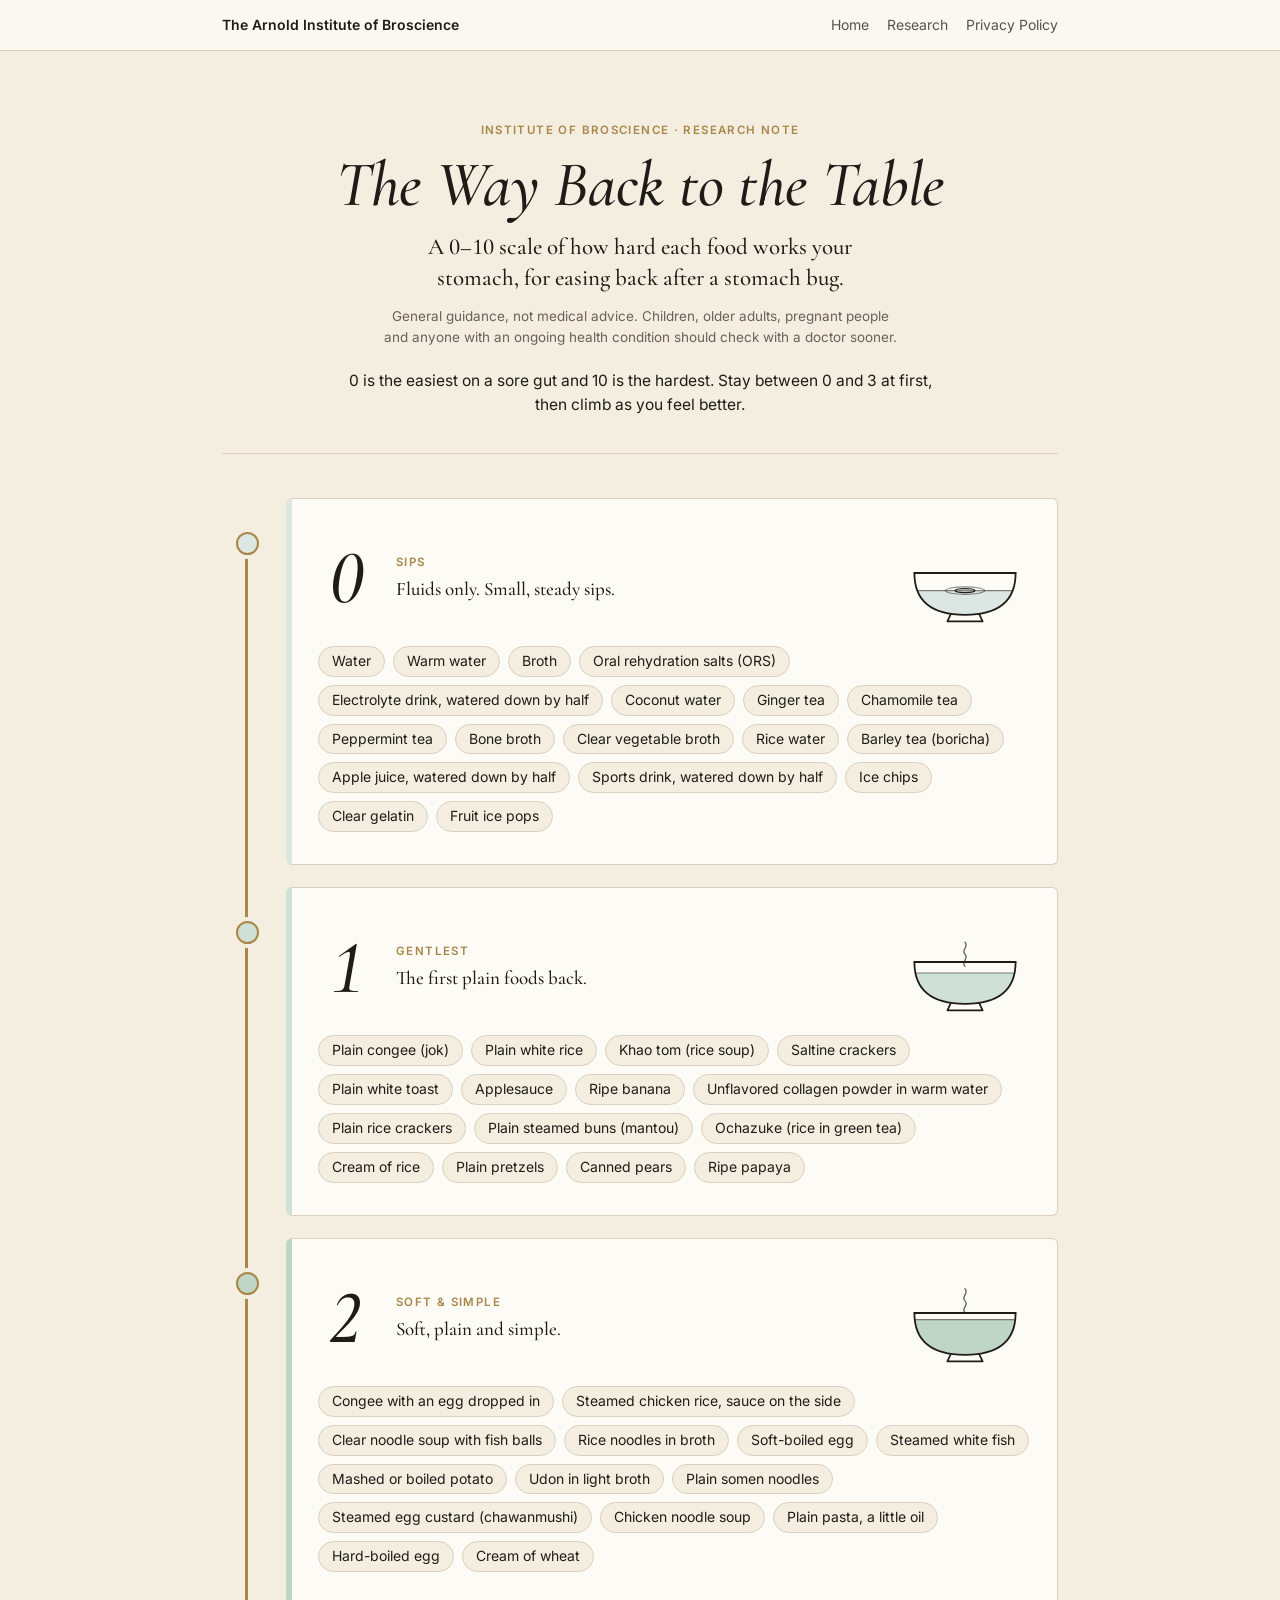
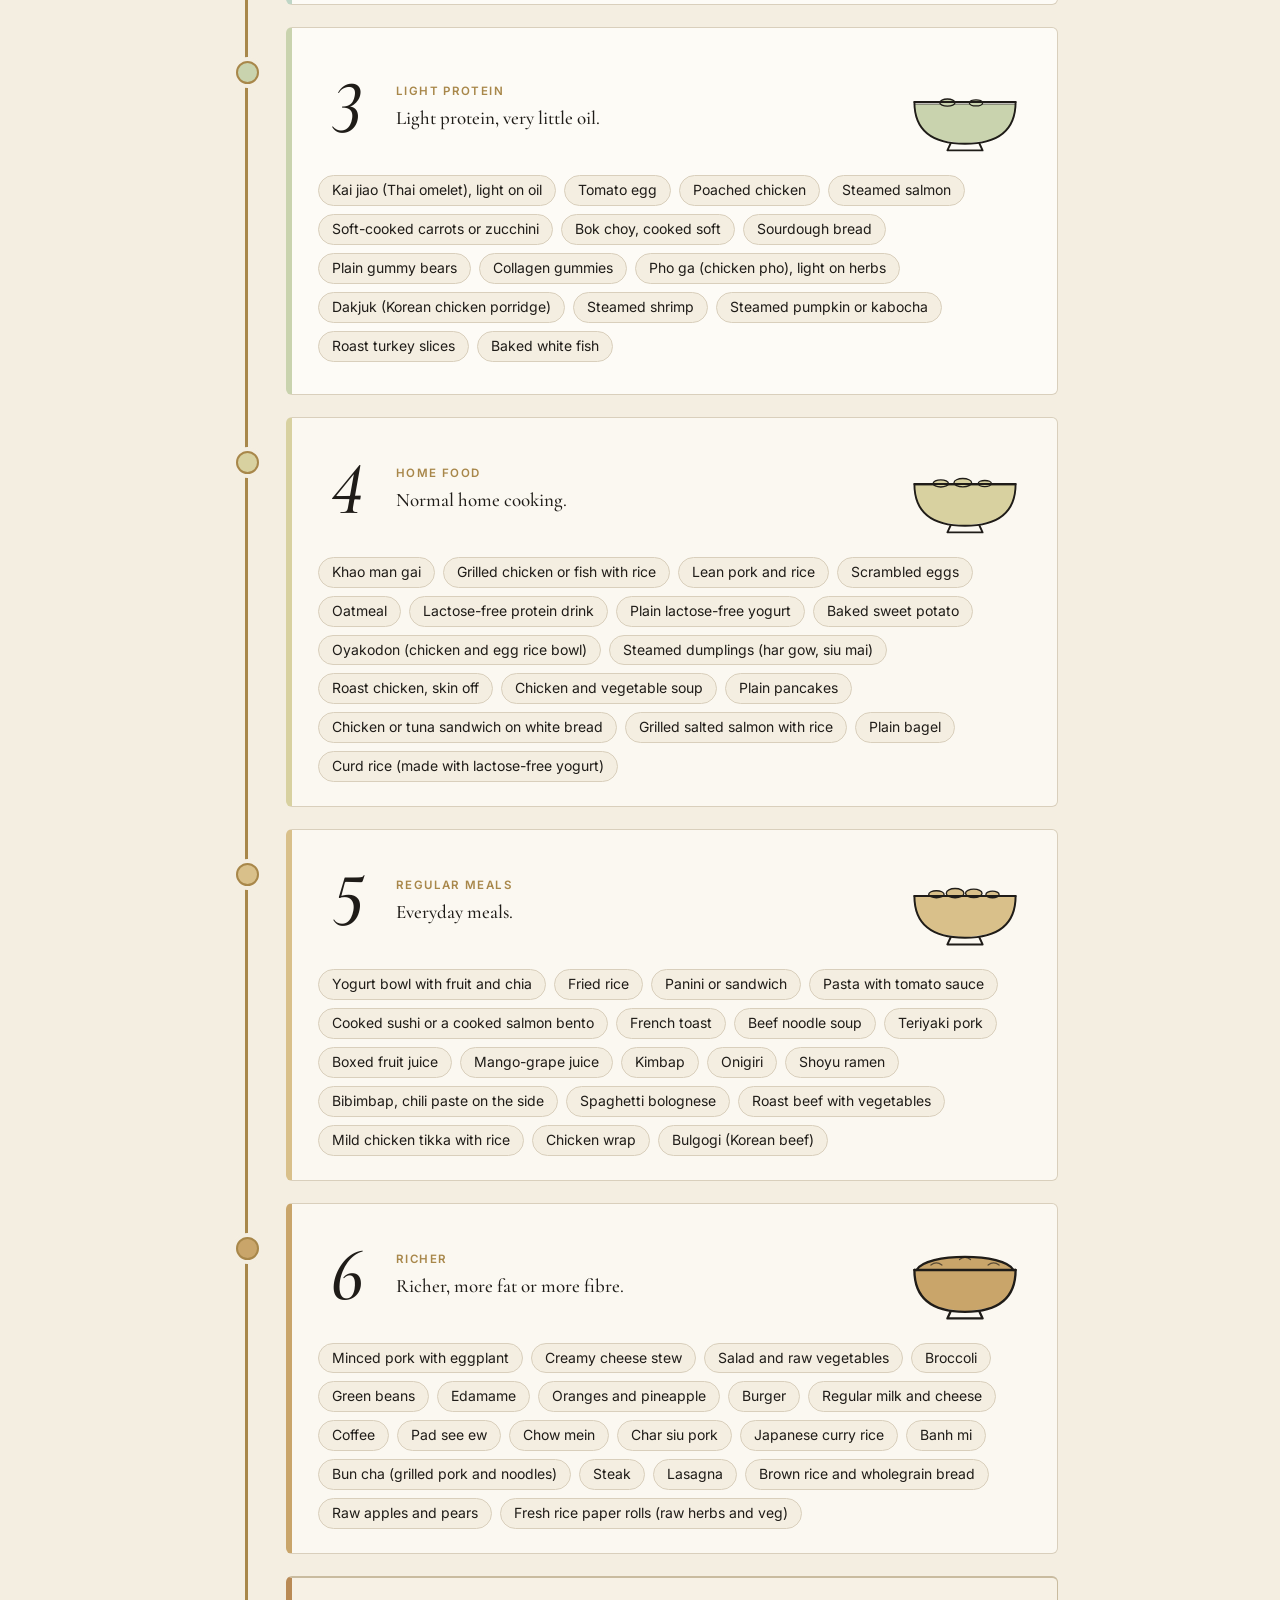
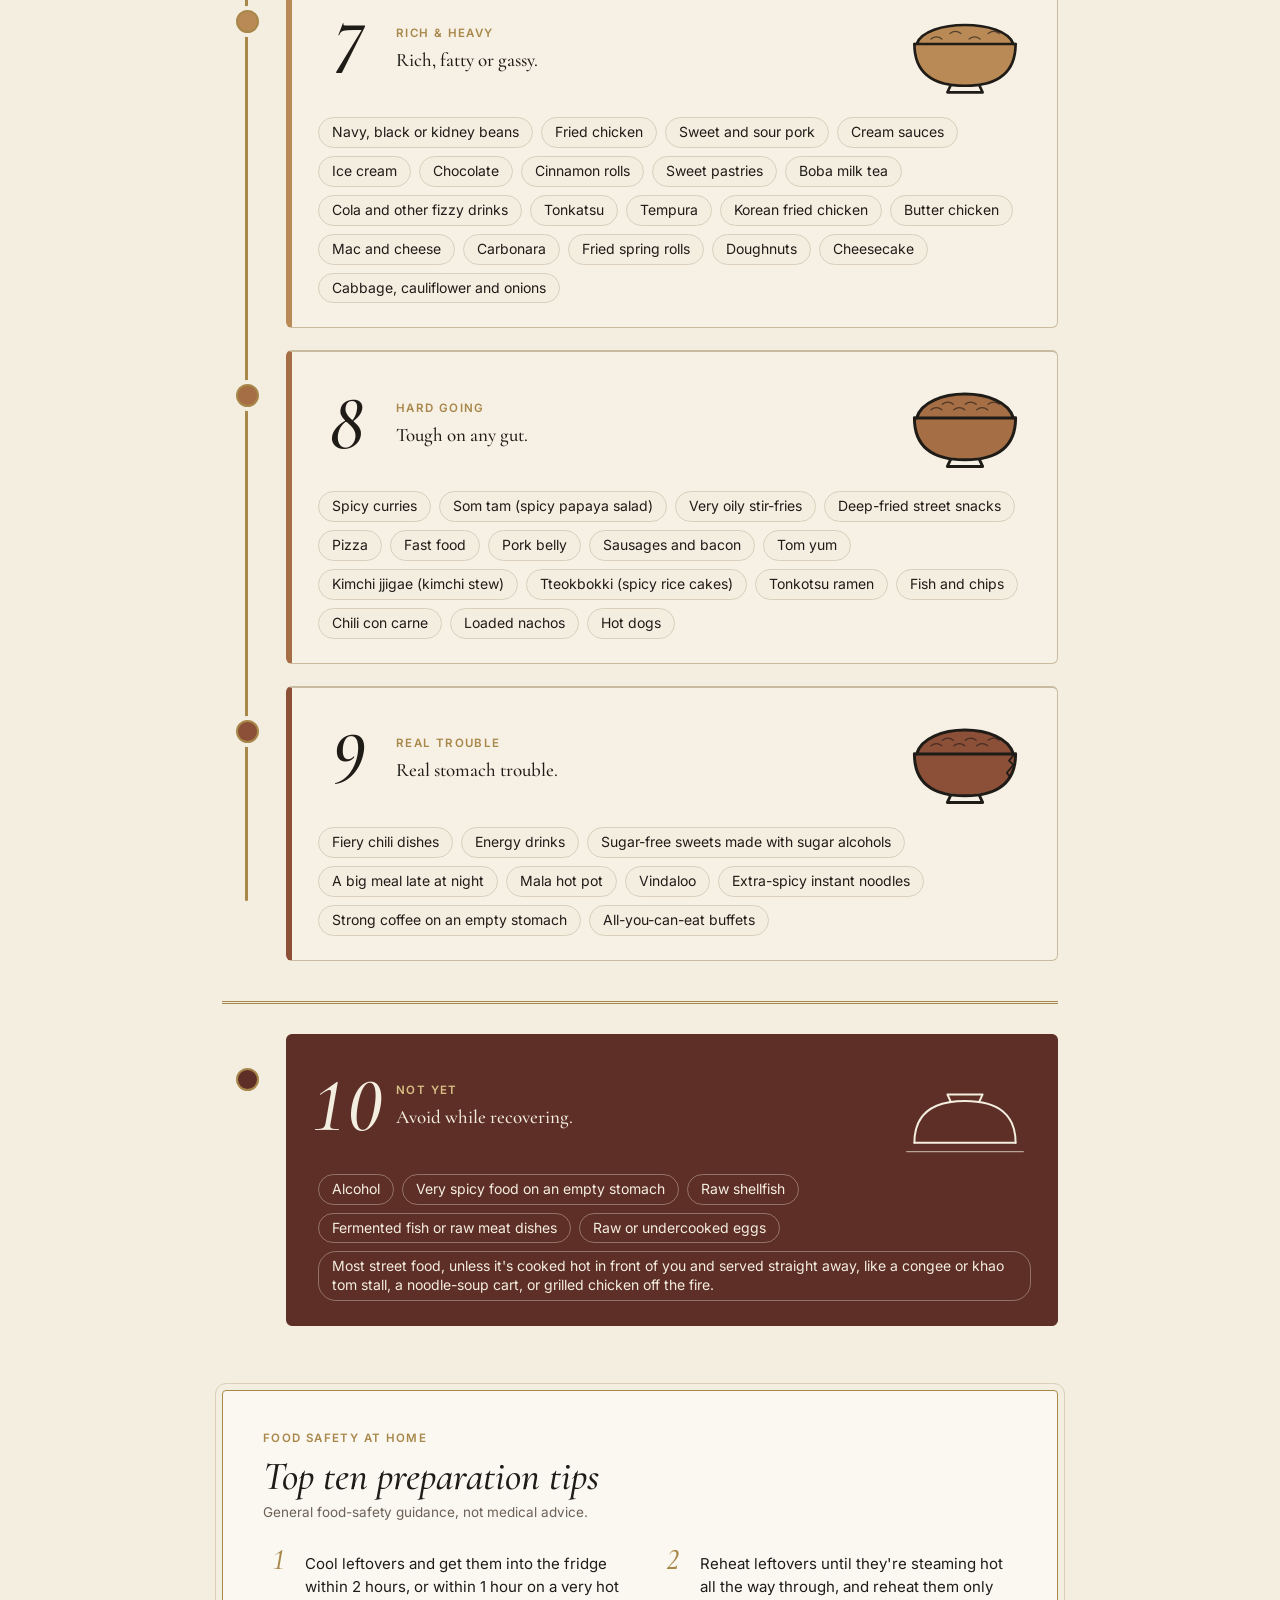
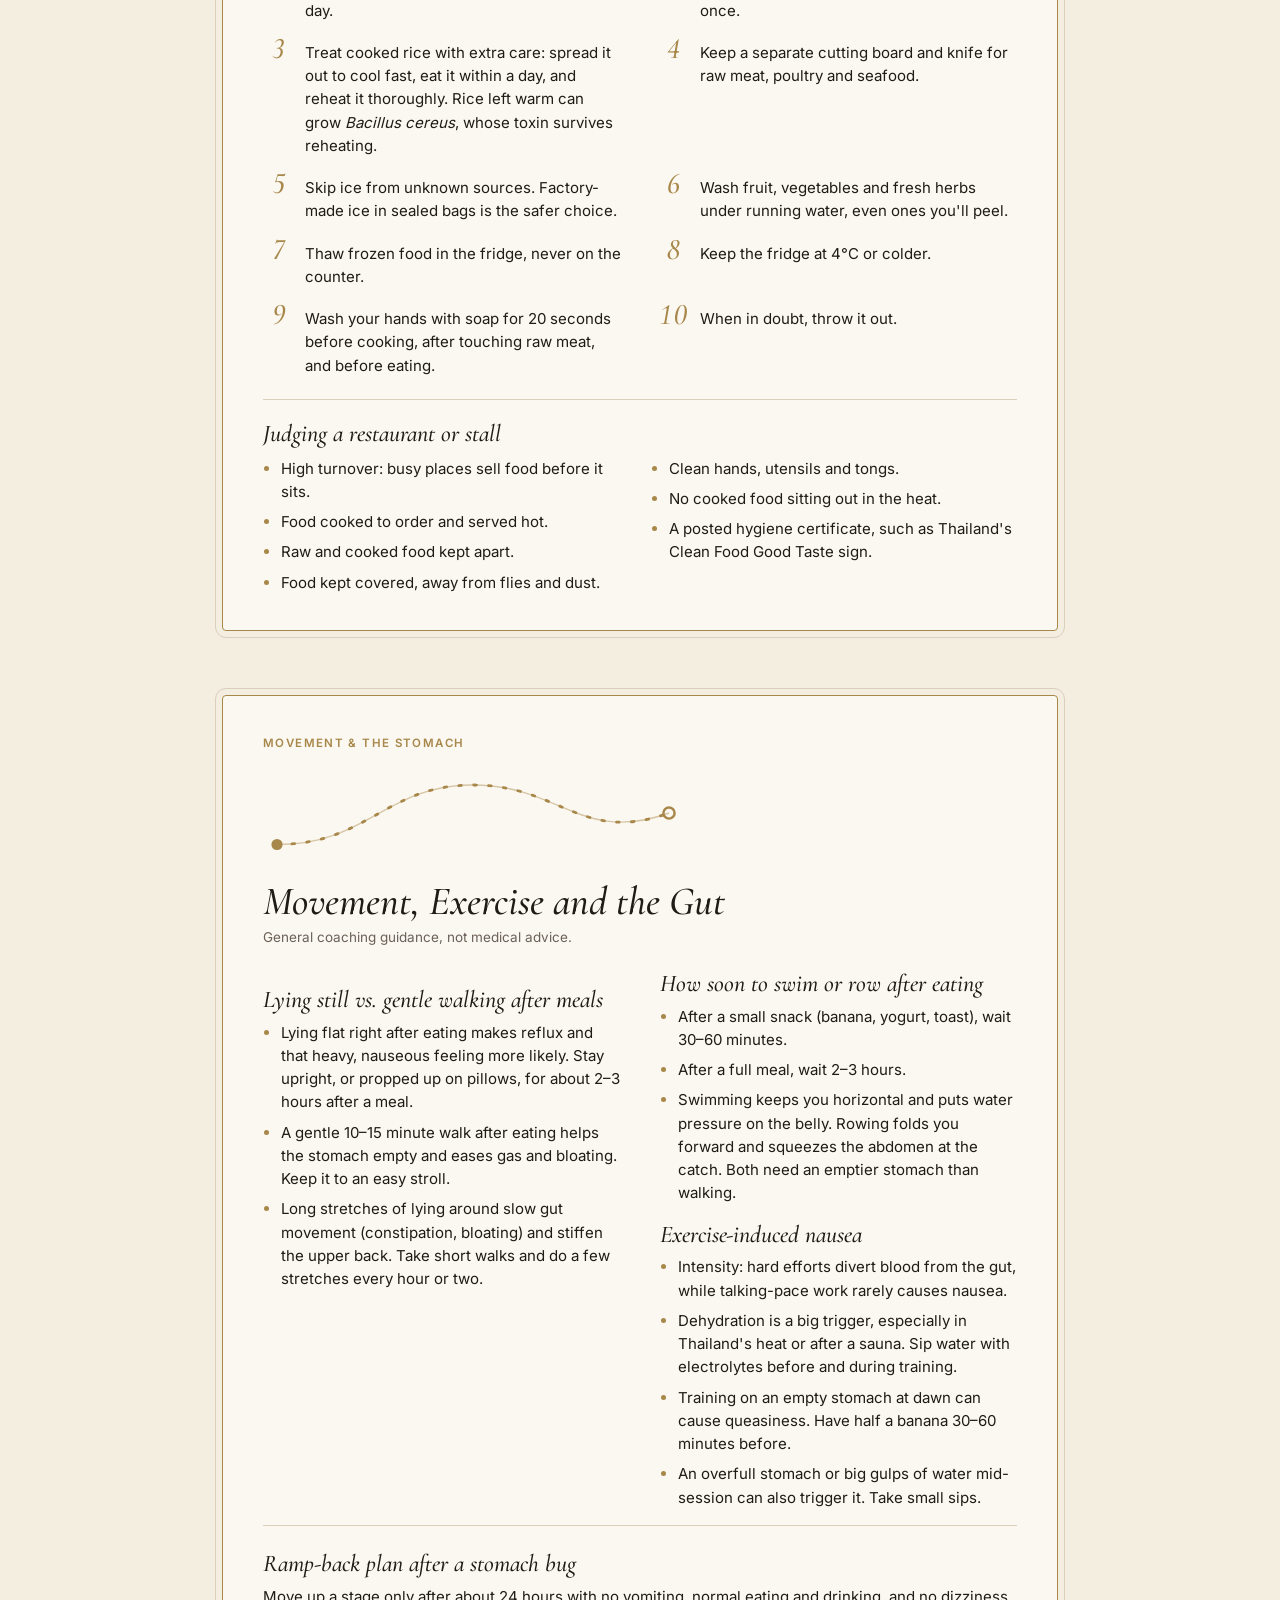
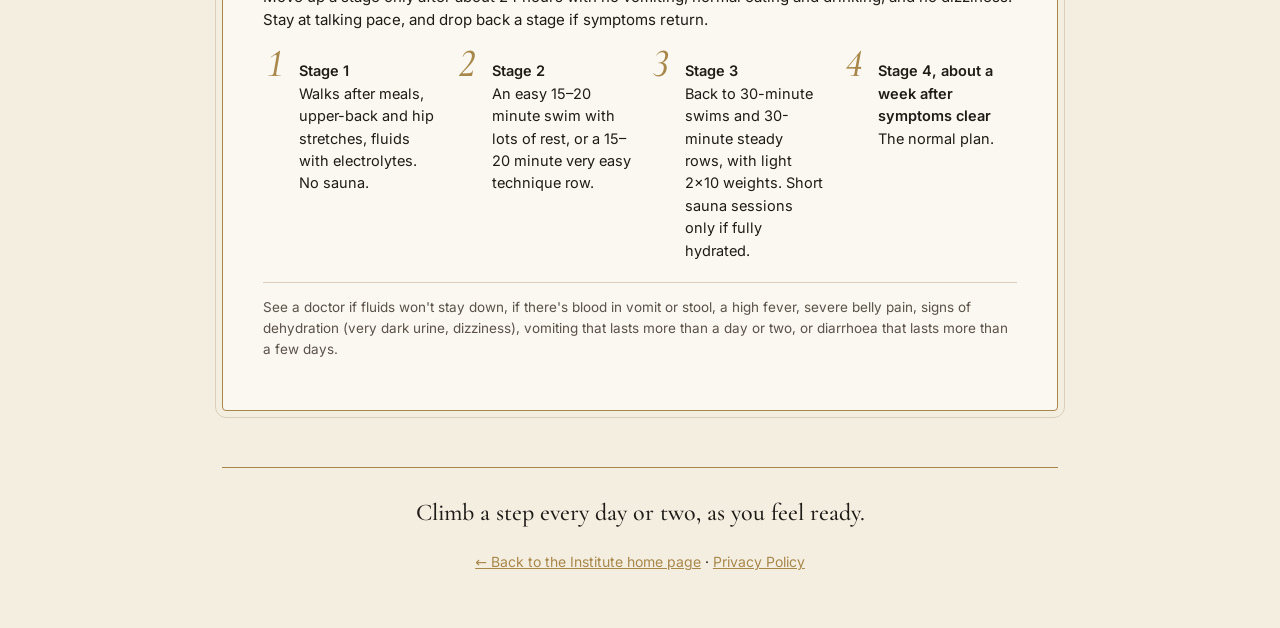
<file: research/the-way-back-to-the-table.html>
<!doctype html><html lang="en"><head><meta charset="utf-8"><meta name="viewport" content="width=device-width,initial-scale=1">
    <meta name="referrer" content="no-referrer">
    <meta name="description" content="A 0–10 scale of how hard each food works your stomach, for easing back after a stomach bug, plus guidance on movement and the gut.">
    <title>The Way Back to the Table — The Arnold Institute of Broscience</title>
    <style>
    @font-face{font-family:'Cormorant Garamond';font-style:normal;font-weight:500;font-display:swap;src:url(../assets/fonts/cormorant-garamond-500.woff2) format('woff2')}
    @font-face{font-family:'Cormorant Garamond';font-style:italic;font-weight:500;font-display:swap;src:url(../assets/fonts/cormorant-garamond-500-italic.woff2) format('woff2')}
    @font-face{font-family:Inter;font-style:normal;font-weight:400 600;font-display:swap;src:url(../assets/fonts/inter-latin.woff2) format('woff2')}
    :root{--page:#F4EEE1;--card:#FBF8F1;--ink:#1F1C18;--hair:#D9CFBC;--brass:#A8874A}
    *{box-sizing:border-box}
    body{margin:0;background:var(--page);color:var(--ink);font:400 16px/1.55 Inter,system-ui,sans-serif;-webkit-font-smoothing:antialiased}
    .wrap{max-width:900px;margin:0 auto;padding:72px 32px 56px}
    .kicker,.label{font:600 11.5px/1.3 Inter,sans-serif;letter-spacing:.12em;text-transform:uppercase;color:var(--brass)}
    header{text-align:center;padding-bottom:36px;border-bottom:1px solid var(--hair);margin-bottom:44px}
    h1{font:500 64px/1.04 'Cormorant Garamond',Georgia,serif;margin:14px 0 14px;letter-spacing:-.005em;text-wrap:balance}
    .sub{font:italic 500 23px/1.35 'Cormorant Garamond',Georgia,serif;margin:0 auto;max-width:600px;text-wrap:balance;font-variant-numeric:lining-nums tabular-nums;font-feature-settings:"lnum" 1,"tnum" 1}
    .disc{max-width:560px;margin:12px auto 0;font-size:13.5px;line-height:1.5;color:#6b6157;text-wrap:balance}
.intro{max-width:600px;margin:22px auto 0;font-size:15.5px}
    .key{display:block;margin-top:14px;font-size:14px;color:#5a5249;text-wrap:balance}
    .dot{display:inline-block;width:7px;height:7px;border-radius:50%;background:var(--brass);margin-right:9px;vertical-align:2px}
    .scale{position:relative;padding-left:64px}
    .run{position:relative} .run::before{content:"";position:absolute;left:-41px;top:44px;bottom:60px;width:3px;border-radius:2px;background:linear-gradient(var(--brass),var(--brass))}
    .tier{position:relative;margin-bottom:22px}
    .node{position:absolute;left:-50px;top:34px;width:23px;height:23px;border-radius:50%;background:var(--tc);border:2.5px solid var(--brass);box-shadow:0 0 0 4px var(--page)}
    .card{background:var(--card);border:1px solid var(--hair);border-left:6px solid var(--tc);border-radius:6px;padding:22px 26px 24px}
    .airy .card{background:#FDFBF6;padding:30px 26px 32px}
    .heavy .card{background:#F7F1E5;border-color:#C9BB9F;border-left-color:var(--tc);border-top-width:2px}
    .top{display:grid;grid-template-columns:56px 1fr 132px;align-items:center;gap:22px}
    .num{font:500 76px/.9 'Cormorant Garamond',Georgia,serif;font-variant-numeric:lining-nums tabular-nums;font-feature-settings:"lnum" 1,"tnum" 1;color:var(--ink);width:56px;text-align:center;justify-self:center;white-space:nowrap;display:flex;justify-content:center}
    .desc{margin:6px 0 0;font:italic 500 19px/1.35 'Cormorant Garamond',Georgia,serif}
    .bowl img{width:132px;height:auto;display:block}
    .chips{display:flex;flex-wrap:wrap;gap:8px;margin-top:18px}
    .chip{display:inline-flex;align-items:center;gap:8px;background:var(--page);border:1px solid var(--hair);border-radius:18px;padding:5px 13px;font-size:14px;line-height:1.35}
    .chip.mine::before{content:"";width:7px;height:7px;border-radius:50%;background:var(--brass);flex:none}
    .double{border-top:3px double var(--brass);margin:40px 0 30px -64px}
    .nope .node{background:#5E2F26}
    .nope .card{background:#5E2F26;border-color:#5E2F26;color:#F4EEE1}
    .nope .num,.nope .desc{color:#F4EEE1} .nope .label{color:#D9BE86} 
    .nope .chip{background:transparent;border-color:rgba(244,238,225,.35);color:#F4EEE1}
    .nope .chip.mine::before{background:#D9BE86}
    .move{margin-top:64px;background:var(--card);border:1px solid var(--brass);outline:1px solid var(--hair);outline-offset:6px;border-radius:4px;padding:40px 40px 36px}
    .move .pathm{display:block;width:100%;max-width:420px;height:auto;margin:6px 0 4px}
    .move h2{font:500 40px/1.1 'Cormorant Garamond',Georgia,serif;margin:10px 0 4px}
    .note{font-size:13.5px;color:#6b6157;margin:0 0 22px}
    .grid{column-count:2;column-gap:40px} .grp{break-inside:avoid} .ramp,.doc{column-span:all}
    .grp h3,.ramp h3{font:500 24px/1.2 'Cormorant Garamond',Georgia,serif;margin:16px 0 6px}
    .grp ul{margin:0;padding-left:18px} .grp li{margin:0 0 7px;font-size:15px} .grp li::marker{color:var(--brass)}
    .ramp{grid-column:1/-1;border-top:1px solid var(--hair);margin-top:16px;padding-top:8px}
    .ramp ol{list-style:none;padding:0;margin:12px 0 0;display:grid;grid-template-columns:repeat(4,1fr);gap:18px}
    .ramp li{display:flex;align-items:baseline;gap:12px;font-size:14.5px}
    .sn{font:500 40px/1 'Cormorant Garamond',Georgia,serif;color:var(--brass);font-variant-numeric:lining-nums tabular-nums;font-feature-settings:"lnum" 1,"tnum" 1;flex:none;width:24px;text-align:center}
    .doc{grid-column:1/-1;font-size:13.5px;color:#5a5249;border-top:1px solid var(--hair);margin-top:20px;padding-top:14px}
    .prep h2{margin-top:8px}
    .tips{list-style:none;padding:0;margin:4px 0 0;display:grid;grid-template-columns:1fr 1fr;gap:12px 36px}
    .tips li{display:flex;align-items:baseline;gap:12px;font-size:15px} .tips .sn{font-size:30px;width:30px}
    .stall{border-top:1px solid var(--hair);margin-top:22px;padding-top:8px}
    .stall h3{font:500 24px/1.2 'Cormorant Garamond',Georgia,serif;margin:12px 0 8px}
    .stall ul{margin:0;padding-left:18px;columns:2;column-gap:40px} .stall li{margin:0 0 7px;font-size:15px;break-inside:avoid} .stall li::marker{color:var(--brass)}
    footer{text-align:center;margin-top:56px;padding-top:28px;border-top:1px solid var(--brass);font:italic 500 24px/1.4 'Cormorant Garamond',Georgia,serif}
    @media (max-width:640px){
     .wrap{padding:44px 18px 40px} h1{font-size:44px} .sub{font-size:20px}
     .scale{padding-left:34px} .run::before{left:-25px;top:32px} .node{left:-33px;top:24px;width:19px;height:19px}
     .card,.airy .card{padding:18px 16px 18px}
     .top{grid-template-columns:56px 1fr 84px;gap:12px} .num{font-size:60px} .bowl img{width:84px} .desc{font-size:17px}
     .double{margin-left:-34px}
     .move{padding:26px 18px;outline-offset:4px} .move h2{font-size:32px} .grid{column-count:1} .ramp ol{grid-template-columns:1fr} .tips{grid-template-columns:1fr} .stall ul{columns:1}
     footer{font-size:21px}
    }
    
    .site{border-bottom:1px solid var(--hair);background:var(--card)}
    .site .in{max-width:900px;margin:0 auto;padding:14px 32px;display:flex;justify-content:space-between;align-items:center;flex-wrap:wrap;gap:6px 18px;font-size:14px}
    .site a{color:var(--ink);text-decoration:none} .site a:hover{text-decoration:underline}
    .site .brand{font-weight:600} .site nav a{margin-left:18px;color:#5a5249}
    .back{text-align:center;margin:22px 0 0;font:400 14px/1.5 Inter,system-ui,sans-serif}
    .back a{color:var(--brass)}
    .move .pathm{max-width:420px}
    @media (max-width:640px){.site .in{padding:12px 18px} .site nav a{margin:0 14px 0 0}}
    </style></head><body><div class="site"><div class="in"><a class="brand" href="../index.html">The Arnold Institute of Broscience</a><nav><a href="../index.html">Home</a><a href="../index.html#research">Research</a><a href="../privacy.html">Privacy Policy</a></nav></div></div><main class="wrap">
    <header><div class="kicker">Institute of Broscience · Research Note</div><h1>The Way Back to the Table</h1><p class="sub">A 0–10 scale of how hard each food works your stomach, for easing back after a stomach bug.</p><p class="disc">General guidance, not medical advice. Children, older adults, pregnant people and anyone with an ongoing health condition should check with a doctor sooner.</p>
    <p class="intro">0 is the easiest on a sore gut and 10 is the hardest. Stay between 0 and 3 at first, then climb as you feel better.</p></header>
    <div class="scale"><div class="run"><section class="tier airy" style="--tc:#DCE6E3"><div class="node"></div>
    <div class="card"><div class="top"><div class="num">0</div><div class="ttl"><div class="label">Sips</div><p class="desc">Fluids only. Small, steady sips.</p></div>
    <div class="bowl"><img src="assets/the-way-back-to-the-table/bowl-0.svg" width="120" height="90" alt="Tier 0 bowl: Sips"></div></div><div class="chips"><span class="chip">Water</span><span class="chip">Warm water</span><span class="chip">Broth</span><span class="chip">Oral rehydration salts (ORS)</span><span class="chip">Electrolyte drink, watered down by half</span><span class="chip">Coconut water</span><span class="chip">Ginger tea</span><span class="chip">Chamomile tea</span><span class="chip">Peppermint tea</span><span class="chip">Bone broth</span><span class="chip">Clear vegetable broth</span><span class="chip">Rice water</span><span class="chip">Barley tea (boricha)</span><span class="chip">Apple juice, watered down by half</span><span class="chip">Sports drink, watered down by half</span><span class="chip">Ice chips</span><span class="chip">Clear gelatin</span><span class="chip">Fruit ice pops</span></div></div></section><section class="tier airy" style="--tc:#CFE0D8"><div class="node"></div>
    <div class="card"><div class="top"><div class="num">1</div><div class="ttl"><div class="label">Gentlest</div><p class="desc">The first plain foods back.</p></div>
    <div class="bowl"><img src="assets/the-way-back-to-the-table/bowl-1.svg" width="120" height="90" alt="Tier 1 bowl: Gentlest"></div></div><div class="chips"><span class="chip">Plain congee (jok)</span><span class="chip">Plain white rice</span><span class="chip">Khao tom (rice soup)</span><span class="chip">Saltine crackers</span><span class="chip">Plain white toast</span><span class="chip">Applesauce</span><span class="chip">Ripe banana</span><span class="chip">Unflavored collagen powder in warm water</span><span class="chip">Plain rice crackers</span><span class="chip">Plain steamed buns (mantou)</span><span class="chip">Ochazuke (rice in green tea)</span><span class="chip">Cream of rice</span><span class="chip">Plain pretzels</span><span class="chip">Canned pears</span><span class="chip">Ripe papaya</span></div></div></section><section class="tier airy" style="--tc:#BFD6C6"><div class="node"></div>
    <div class="card"><div class="top"><div class="num">2</div><div class="ttl"><div class="label">Soft &amp; Simple</div><p class="desc">Soft, plain and simple.</p></div>
    <div class="bowl"><img src="assets/the-way-back-to-the-table/bowl-2.svg" width="120" height="90" alt="Tier 2 bowl: Soft &amp; Simple"></div></div><div class="chips"><span class="chip">Congee with an egg dropped in</span><span class="chip">Steamed chicken rice, sauce on the side</span><span class="chip">Clear noodle soup with fish balls</span><span class="chip">Rice noodles in broth</span><span class="chip">Soft-boiled egg</span><span class="chip">Steamed white fish</span><span class="chip">Mashed or boiled potato</span><span class="chip">Udon in light broth</span><span class="chip">Plain somen noodles</span><span class="chip">Steamed egg custard (chawanmushi)</span><span class="chip">Chicken noodle soup</span><span class="chip">Plain pasta, a little oil</span><span class="chip">Hard-boiled egg</span><span class="chip">Cream of wheat</span></div></div></section><section class="tier airy" style="--tc:#C9D3AE"><div class="node"></div>
    <div class="card"><div class="top"><div class="num">3</div><div class="ttl"><div class="label">Light Protein</div><p class="desc">Light protein, very little oil.</p></div>
    <div class="bowl"><img src="assets/the-way-back-to-the-table/bowl-3.svg" width="120" height="90" alt="Tier 3 bowl: Light Protein"></div></div><div class="chips"><span class="chip">Kai jiao (Thai omelet), light on oil</span><span class="chip">Tomato egg</span><span class="chip">Poached chicken</span><span class="chip">Steamed salmon</span><span class="chip">Soft-cooked carrots or zucchini</span><span class="chip">Bok choy, cooked soft</span><span class="chip">Sourdough bread</span><span class="chip">Plain gummy bears</span><span class="chip">Collagen gummies</span><span class="chip">Pho ga (chicken pho), light on herbs</span><span class="chip">Dakjuk (Korean chicken porridge)</span><span class="chip">Steamed shrimp</span><span class="chip">Steamed pumpkin or kabocha</span><span class="chip">Roast turkey slices</span><span class="chip">Baked white fish</span></div></div></section><section class="tier std" style="--tc:#D8D1A0"><div class="node"></div>
    <div class="card"><div class="top"><div class="num">4</div><div class="ttl"><div class="label">Home Food</div><p class="desc">Normal home cooking.</p></div>
    <div class="bowl"><img src="assets/the-way-back-to-the-table/bowl-4.svg" width="120" height="90" alt="Tier 4 bowl: Home Food"></div></div><div class="chips"><span class="chip">Khao man gai</span><span class="chip">Grilled chicken or fish with rice</span><span class="chip">Lean pork and rice</span><span class="chip">Scrambled eggs</span><span class="chip">Oatmeal</span><span class="chip">Lactose-free protein drink</span><span class="chip">Plain lactose-free yogurt</span><span class="chip">Baked sweet potato</span><span class="chip">Oyakodon (chicken and egg rice bowl)</span><span class="chip">Steamed dumplings (har gow, siu mai)</span><span class="chip">Roast chicken, skin off</span><span class="chip">Chicken and vegetable soup</span><span class="chip">Plain pancakes</span><span class="chip">Chicken or tuna sandwich on white bread</span><span class="chip">Grilled salted salmon with rice</span><span class="chip">Plain bagel</span><span class="chip">Curd rice (made with lactose-free yogurt)</span></div></div></section><section class="tier std" style="--tc:#D9C08A"><div class="node"></div>
    <div class="card"><div class="top"><div class="num">5</div><div class="ttl"><div class="label">Regular Meals</div><p class="desc">Everyday meals.</p></div>
    <div class="bowl"><img src="assets/the-way-back-to-the-table/bowl-5.svg" width="120" height="90" alt="Tier 5 bowl: Regular Meals"></div></div><div class="chips"><span class="chip">Yogurt bowl with fruit and chia</span><span class="chip">Fried rice</span><span class="chip">Panini or sandwich</span><span class="chip">Pasta with tomato sauce</span><span class="chip">Cooked sushi or a cooked salmon bento</span><span class="chip">French toast</span><span class="chip">Beef noodle soup</span><span class="chip">Teriyaki pork</span><span class="chip">Boxed fruit juice</span><span class="chip">Mango-grape juice</span><span class="chip">Kimbap</span><span class="chip">Onigiri</span><span class="chip">Shoyu ramen</span><span class="chip">Bibimbap, chili paste on the side</span><span class="chip">Spaghetti bolognese</span><span class="chip">Roast beef with vegetables</span><span class="chip">Mild chicken tikka with rice</span><span class="chip">Chicken wrap</span><span class="chip">Bulgogi (Korean beef)</span></div></div></section><section class="tier std" style="--tc:#C9A56A"><div class="node"></div>
    <div class="card"><div class="top"><div class="num">6</div><div class="ttl"><div class="label">Richer</div><p class="desc">Richer, more fat or more fibre.</p></div>
    <div class="bowl"><img src="assets/the-way-back-to-the-table/bowl-6.svg" width="120" height="90" alt="Tier 6 bowl: Richer"></div></div><div class="chips"><span class="chip">Minced pork with eggplant</span><span class="chip">Creamy cheese stew</span><span class="chip">Salad and raw vegetables</span><span class="chip">Broccoli</span><span class="chip">Green beans</span><span class="chip">Edamame</span><span class="chip">Oranges and pineapple</span><span class="chip">Burger</span><span class="chip">Regular milk and cheese</span><span class="chip">Coffee</span><span class="chip">Pad see ew</span><span class="chip">Chow mein</span><span class="chip">Char siu pork</span><span class="chip">Japanese curry rice</span><span class="chip">Banh mi</span><span class="chip">Bun cha (grilled pork and noodles)</span><span class="chip">Steak</span><span class="chip">Lasagna</span><span class="chip">Brown rice and wholegrain bread</span><span class="chip">Raw apples and pears</span><span class="chip">Fresh rice paper rolls (raw herbs and veg)</span></div></div></section><section class="tier heavy" style="--tc:#B98A55"><div class="node"></div>
    <div class="card"><div class="top"><div class="num">7</div><div class="ttl"><div class="label">Rich &amp; Heavy</div><p class="desc">Rich, fatty or gassy.</p></div>
    <div class="bowl"><img src="assets/the-way-back-to-the-table/bowl-7.svg" width="120" height="90" alt="Tier 7 bowl: Rich &amp; Heavy"></div></div><div class="chips"><span class="chip">Navy, black or kidney beans</span><span class="chip">Fried chicken</span><span class="chip">Sweet and sour pork</span><span class="chip">Cream sauces</span><span class="chip">Ice cream</span><span class="chip">Chocolate</span><span class="chip">Cinnamon rolls</span><span class="chip">Sweet pastries</span><span class="chip">Boba milk tea</span><span class="chip">Cola and other fizzy drinks</span><span class="chip">Tonkatsu</span><span class="chip">Tempura</span><span class="chip">Korean fried chicken</span><span class="chip">Butter chicken</span><span class="chip">Mac and cheese</span><span class="chip">Carbonara</span><span class="chip">Fried spring rolls</span><span class="chip">Doughnuts</span><span class="chip">Cheesecake</span><span class="chip">Cabbage, cauliflower and onions</span></div></div></section><section class="tier heavy" style="--tc:#A56E45"><div class="node"></div>
    <div class="card"><div class="top"><div class="num">8</div><div class="ttl"><div class="label">Hard Going</div><p class="desc">Tough on any gut.</p></div>
    <div class="bowl"><img src="assets/the-way-back-to-the-table/bowl-8.svg" width="120" height="90" alt="Tier 8 bowl: Hard Going"></div></div><div class="chips"><span class="chip">Spicy curries</span><span class="chip">Som tam (spicy papaya salad)</span><span class="chip">Very oily stir-fries</span><span class="chip">Deep-fried street snacks</span><span class="chip">Pizza</span><span class="chip">Fast food</span><span class="chip">Pork belly</span><span class="chip">Sausages and bacon</span><span class="chip">Tom yum</span><span class="chip">Kimchi jjigae (kimchi stew)</span><span class="chip">Tteokbokki (spicy rice cakes)</span><span class="chip">Tonkotsu ramen</span><span class="chip">Fish and chips</span><span class="chip">Chili con carne</span><span class="chip">Loaded nachos</span><span class="chip">Hot dogs</span></div></div></section><section class="tier heavy" style="--tc:#8C5038"><div class="node"></div>
    <div class="card"><div class="top"><div class="num">9</div><div class="ttl"><div class="label">Real Trouble</div><p class="desc">Real stomach trouble.</p></div>
    <div class="bowl"><img src="assets/the-way-back-to-the-table/bowl-9.svg" width="120" height="90" alt="Tier 9 bowl: Real Trouble"></div></div><div class="chips"><span class="chip">Fiery chili dishes</span><span class="chip">Energy drinks</span><span class="chip">Sugar-free sweets made with sugar alcohols</span><span class="chip">A big meal late at night</span><span class="chip">Mala hot pot</span><span class="chip">Vindaloo</span><span class="chip">Extra-spicy instant noodles</span><span class="chip">Strong coffee on an empty stomach</span><span class="chip">All-you-can-eat buffets</span></div></div></section></div><div class="double"></div><section class="tier nope" style="--tc:#5E2F26"><div class="node"></div>
    <div class="card"><div class="top"><div class="num">10</div><div class="ttl"><div class="label">Not Yet</div><p class="desc">Avoid while recovering.</p></div>
    <div class="bowl"><img src="assets/the-way-back-to-the-table/bowl-10-light.svg" width="120" height="90" alt="Tier 10 bowl: Not Yet"></div></div><div class="chips"><span class="chip">Alcohol</span><span class="chip">Very spicy food on an empty stomach</span><span class="chip">Raw shellfish</span><span class="chip">Fermented fish or raw meat dishes</span><span class="chip">Raw or undercooked eggs</span><span class="chip">Most street food, unless it&#x27;s cooked hot in front of you and served straight away, like a congee or khao tom stall, a noodle-soup cart, or grilled chicken off the fire.</span></div></div></section></div>
    <section class="move prep"><div class="kicker">Food Safety at Home</div>
    <h2>Top ten preparation tips</h2><p class="note">General food-safety guidance, not medical advice.</p>
    <ol class="tips"><li><span class="sn">1</span><div>Cool leftovers and get them into the fridge within 2 hours, or within 1 hour on a very hot day.</div></li><li><span class="sn">2</span><div>Reheat leftovers until they&#x27;re steaming hot all the way through, and reheat them only once.</div></li><li><span class="sn">3</span><div>Treat cooked rice with extra care: spread it out to cool fast, eat it within a day, and reheat it thoroughly. Rice left warm can grow <em>Bacillus cereus</em>, whose toxin survives reheating.</div></li><li><span class="sn">4</span><div>Keep a separate cutting board and knife for raw meat, poultry and seafood.</div></li><li><span class="sn">5</span><div>Skip ice from unknown sources. Factory-made ice in sealed bags is the safer choice.</div></li><li><span class="sn">6</span><div>Wash fruit, vegetables and fresh herbs under running water, even ones you&#x27;ll peel.</div></li><li><span class="sn">7</span><div>Thaw frozen food in the fridge, never on the counter.</div></li><li><span class="sn">8</span><div>Keep the fridge at 4°C or colder.</div></li><li><span class="sn">9</span><div>Wash your hands with soap for 20 seconds before cooking, after touching raw meat, and before eating.</div></li><li><span class="sn">10</span><div>When in doubt, throw it out.</div></li></ol>
    <div class="stall"><h3>Judging a restaurant or stall</h3><ul><li>High turnover: busy places sell food before it sits.</li><li>Food cooked to order and served hot.</li><li>Raw and cooked food kept apart.</li><li>Food kept covered, away from flies and dust.</li><li>Clean hands, utensils and tongs.</li><li>No cooked food sitting out in the heat.</li><li>A posted hygiene certificate, such as Thailand&#x27;s Clean Food Good Taste sign.</li></ul></div></section>
    <section class="move"><div class="kicker">Movement &amp; the Stomach</div><img src="assets/the-way-back-to-the-table/path.svg" width="240" height="64" alt="A gentle walking path" class="pathm">
    <h2>Movement, Exercise and the Gut</h2><p class="note">General coaching guidance, not medical advice.</p>
    <div class="grid"><div class="grp"><h3>Lying still vs. gentle walking after meals</h3><ul><li>Lying flat right after eating makes reflux and that heavy, nauseous feeling more likely. Stay upright, or propped up on pillows, for about 2–3 hours after a meal.</li><li>A gentle 10–15 minute walk after eating helps the stomach empty and eases gas and bloating. Keep it to an easy stroll.</li><li>Long stretches of lying around slow gut movement (constipation, bloating) and stiffen the upper back. Take short walks and do a few stretches every hour or two.</li></ul></div><div class="grp"><h3>How soon to swim or row after eating</h3><ul><li>After a small snack (banana, yogurt, toast), wait 30–60 minutes.</li><li>After a full meal, wait 2–3 hours.</li><li>Swimming keeps you horizontal and puts water pressure on the belly. Rowing folds you forward and squeezes the abdomen at the catch. Both need an emptier stomach than walking.</li></ul></div><div class="grp"><h3>Exercise-induced nausea</h3><ul><li>Intensity: hard efforts divert blood from the gut, while talking-pace work rarely causes nausea.</li><li>Dehydration is a big trigger, especially in Thailand&#x27;s heat or after a sauna. Sip water with electrolytes before and during training.</li><li>Training on an empty stomach at dawn can cause queasiness. Have half a banana 30–60 minutes before.</li><li>An overfull stomach or big gulps of water mid-session can also trigger it. Take small sips.</li></ul></div><div class="ramp"><h3>Ramp-back plan after a stomach bug</h3><p style="margin:0;font-size:15px">Move up a stage only after about 24 hours with no vomiting, normal eating and drinking, and no dizziness. Stay at talking pace, and drop back a stage if symptoms return.</p><ol><li><span class="sn">1</span><div><strong>Stage 1</strong><br>Walks after meals, upper-back and hip stretches, fluids with electrolytes. No sauna.</div></li><li><span class="sn">2</span><div><strong>Stage 2</strong><br>An easy 15–20 minute swim with lots of rest, or a 15–20 minute very easy technique row.</div></li><li><span class="sn">3</span><div><strong>Stage 3</strong><br>Back to 30-minute swims and 30-minute steady rows, with light 2x10 weights. Short sauna sessions only if fully hydrated.</div></li><li><span class="sn">4</span><div><strong>Stage 4, about a week after symptoms clear</strong><br>The normal plan.</div></li></ol></div>
    <p class="doc">See a doctor if fluids won&#x27;t stay down, if there&#x27;s blood in vomit or stool, a high fever, severe belly pain, signs of dehydration (very dark urine, dizziness), vomiting that lasts more than a day or two, or diarrhoea that lasts more than a few days.</p></div></section>
    <footer>Climb a step every day or two, as you feel ready.</footer>
    <p class="back"><a href="../index.html">← Back to the Institute home page</a> · <a href="../privacy.html">Privacy Policy</a></p></main></body></html>
</file>
<file: style.css>
*{box-sizing:border-box}
body{margin:0;background:#fff;color:#1a1a1a;font:16px/1.65 -apple-system,BlinkMacSystemFont,"Segoe UI",Helvetica,Arial,sans-serif}
.wrap{max-width:760px;margin:0 auto;padding:0 24px}
header{border-bottom:1px solid #e5e5e5;padding:18px 0}
header .wrap{display:flex;justify-content:space-between;align-items:center;flex-wrap:wrap;gap:8px}
.brand{font-weight:600;color:#111;text-decoration:none}
header nav a{margin-left:20px;color:#444;text-decoration:none;font-size:14px}
main{padding:40px 24px 64px}
h1{font-size:34px;line-height:1.2;margin:0 0 24px;font-weight:600}
h2{font-size:22px;margin:44px 0 12px;font-weight:600;padding-top:8px}
h3{font-size:17px;margin:28px 0 8px;font-weight:600}
a{color:#0a58ca}
.lead{font-size:19px;color:#333}
.toc{background:#f7f7f8;border:1px solid #e5e5e5;border-radius:6px;padding:16px 24px;margin-bottom:32px}
.toc h2{font-size:15px;margin:0 0 8px;padding:0;text-transform:uppercase;letter-spacing:.05em;color:#555}
.toc ol{margin:0;padding-left:20px;columns:2;column-gap:32px;font-size:14px}
.toc li{break-inside:avoid;margin:2px 0}
table{border-collapse:collapse;width:100%;font-size:14px;margin:16px 0;display:block;overflow-x:auto}
th,td{border:1px solid #ddd;padding:8px 10px;text-align:left;vertical-align:top}
th{background:#f7f7f8}
hr{border:0;border-top:1px solid #e5e5e5;margin:32px 0}
footer{border-top:1px solid #e5e5e5;padding:24px 0;font-size:13px;color:#666}
footer a{color:#666}
.card{display:block;border:1px solid #e5e5e5;border-radius:6px;padding:16px 20px;margin:12px 0 8px;color:inherit;text-decoration:none;background:#f7f7f8}
.card:hover{border-color:#0a58ca}
.card-kicker{display:block;font-size:12px;text-transform:uppercase;letter-spacing:.05em;color:#555}
.card-title{display:block;font-size:19px;font-weight:600;color:#0a58ca;margin:2px 0 4px}
.card-text{display:block;font-size:15px;color:#333}
@media(max-width:600px){.toc ol{columns:1}}
</file>
